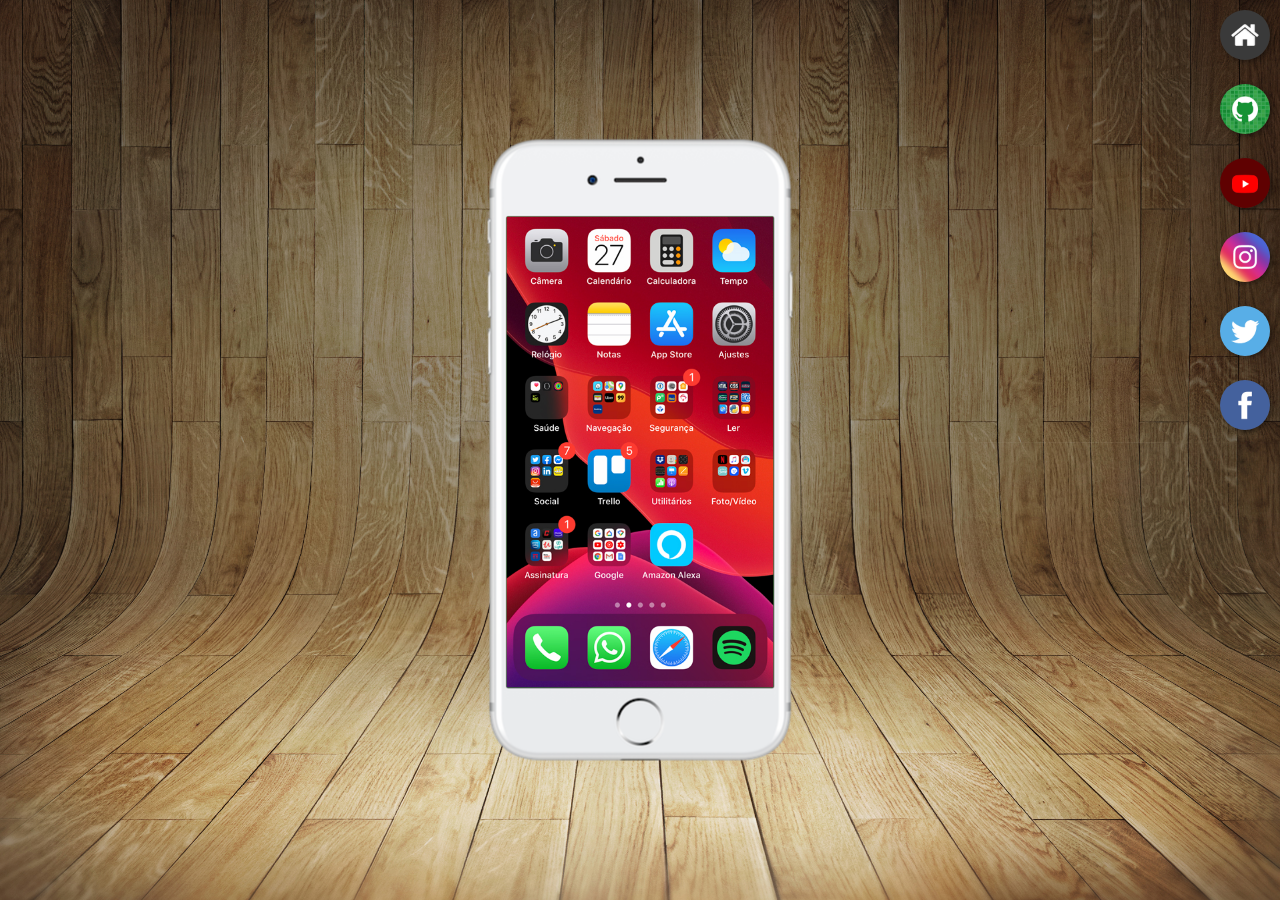
<file: index.html>
<!DOCTYPE html>
<html lang="pt-pt">
<head>
    <meta charset="UTF-8">
    <meta name="viewport" content="width=device-width, initial-scale=1.0">
    <title>Projecto Redes Sociais</title>
    <link rel="stylesheet" href="estilos/style.css">
    <link rel="shortcut icon" href="favicon.ico" type="image/x-icon">
</head>
<body>
    </menu>
    <Main>
        <section id="phone">
            <iframe src="home.html" frameborder="0" name="tela" id="tela">
                Seu navegador não é compatível com isso.
            </iframe>
        </section>
        <section id="redes">
            <a href="home.html" target="tela">
                <img src="imagens/logo-home.jpg" alt="logo-home">
            </a> <br>
            <a href="github.html" target="tela">
                <img src="imagens/logo-github.jpg" alt="tela-github">
            </a><br>
            <a href="youtube.html" target="tela"><img src="imagens/logo-youtube.jpg" alt="logo-youtube">
            </a><br>
            <a href="instagram.html" target="tela">
                <img src="imagens/logo-instagram.jpg" alt="logo-instagram">
            </a><br>
            <a href="x.html" target="tela">
                <img src="imagens/logo-twitter.jpg" alt="logo-twitter">
            </a><br>
            <a href="facebook.html" target="tela">
                <img src="imagens/logo-facebook.jpg" alt="tela-facebook">
            </a><br>
        </section>
    </Main>
    
</body>
</html>
</file>
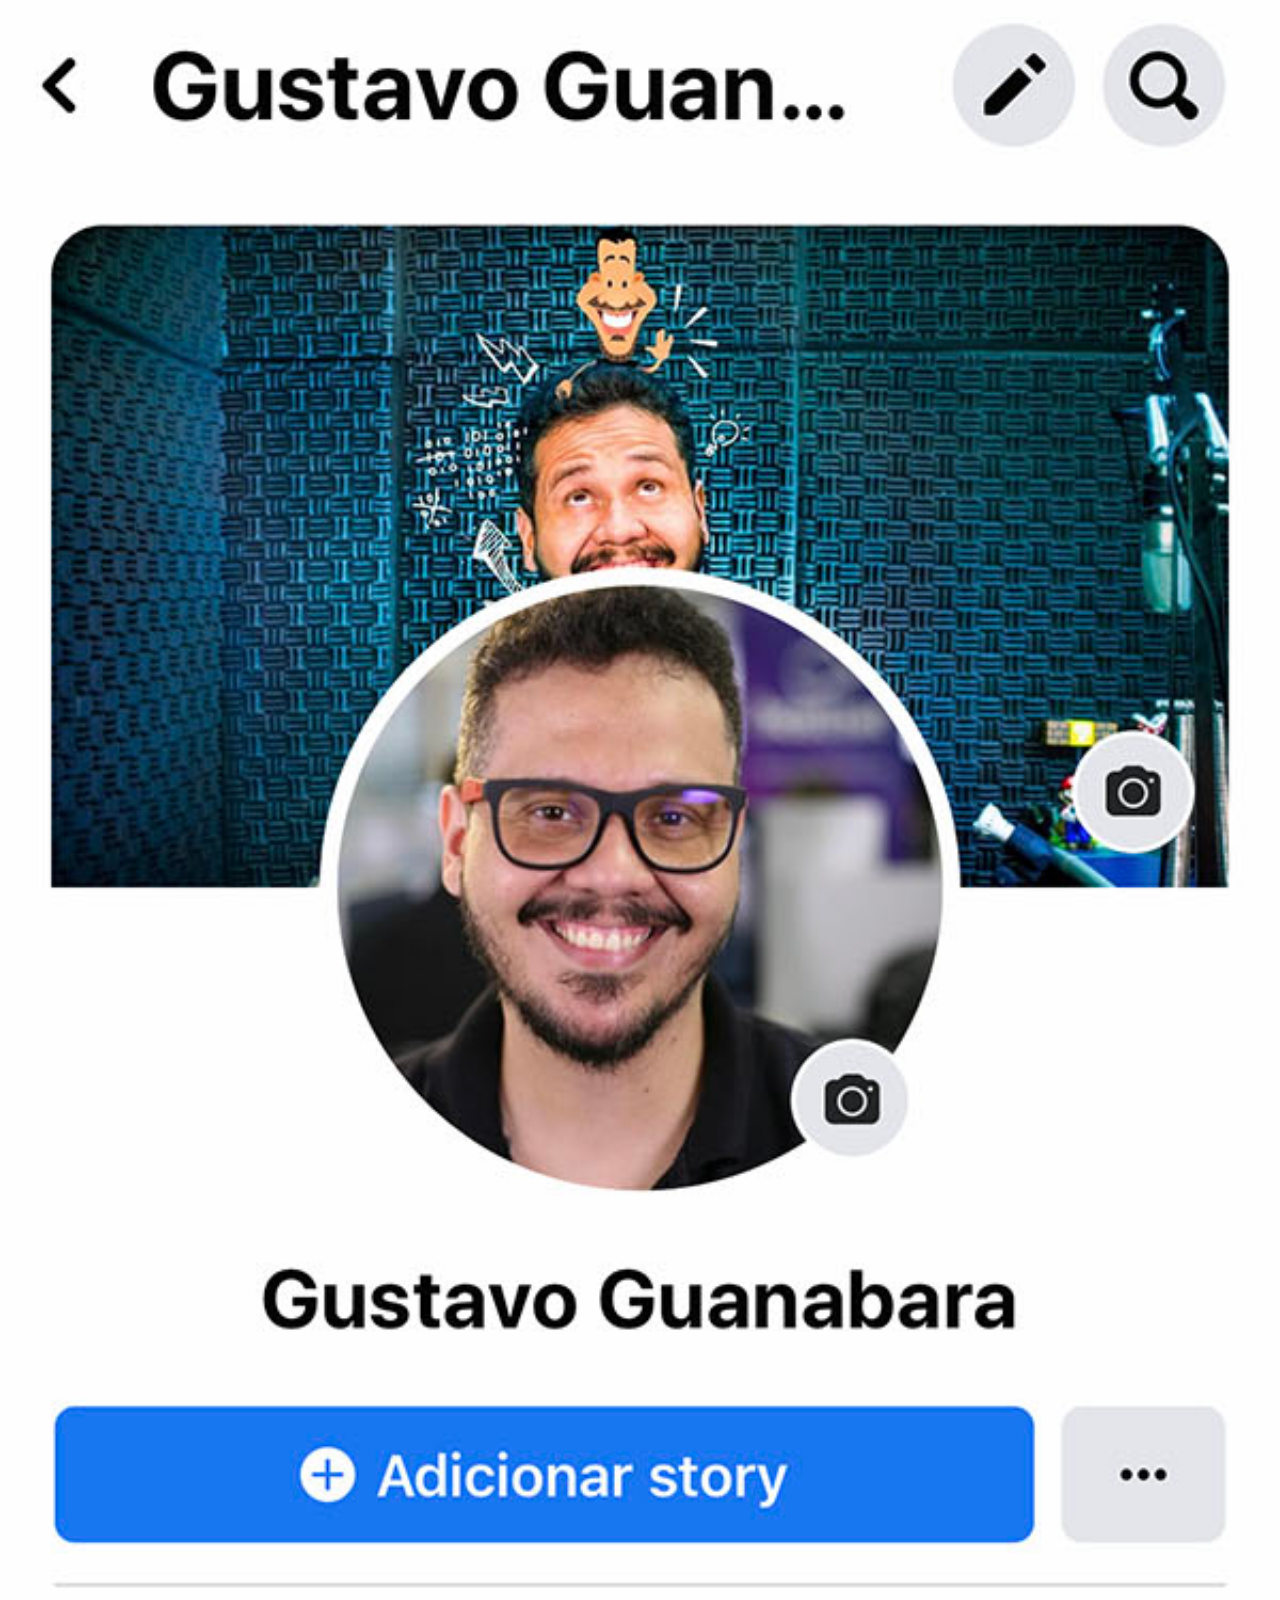
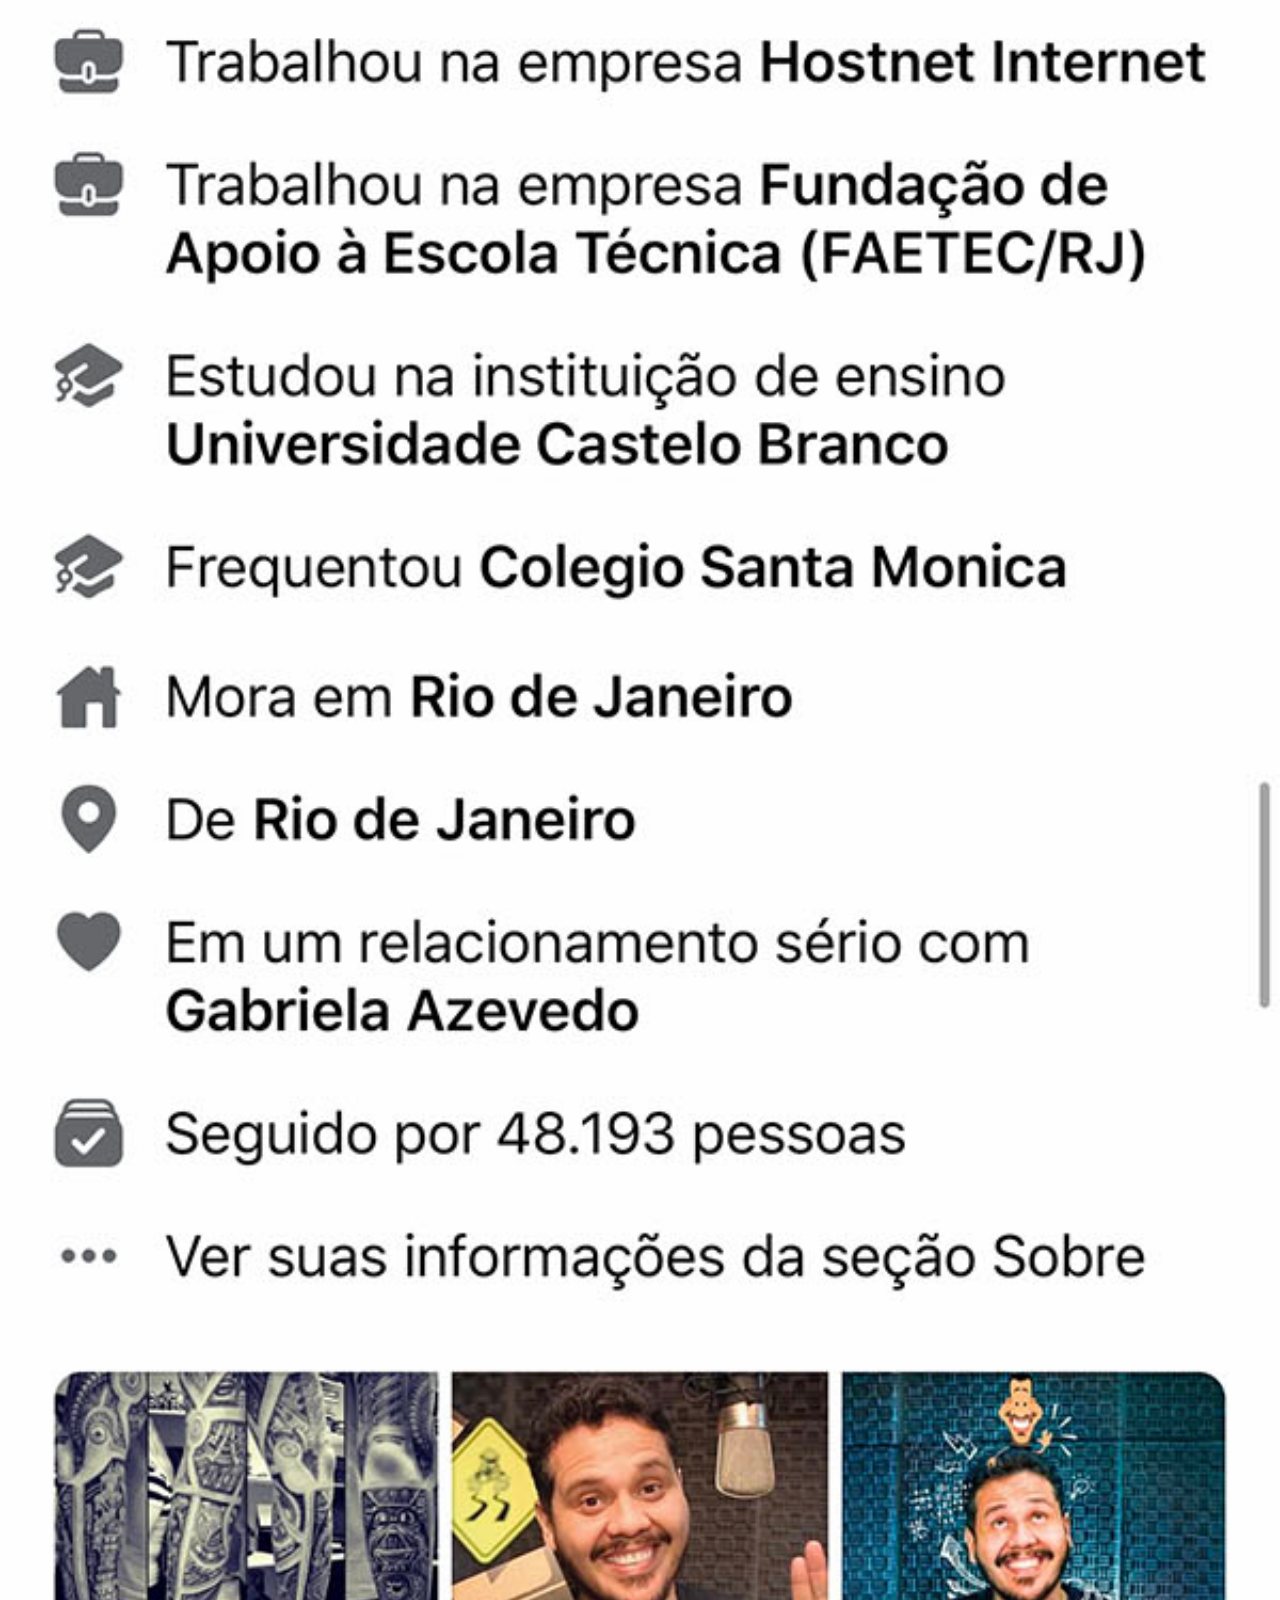
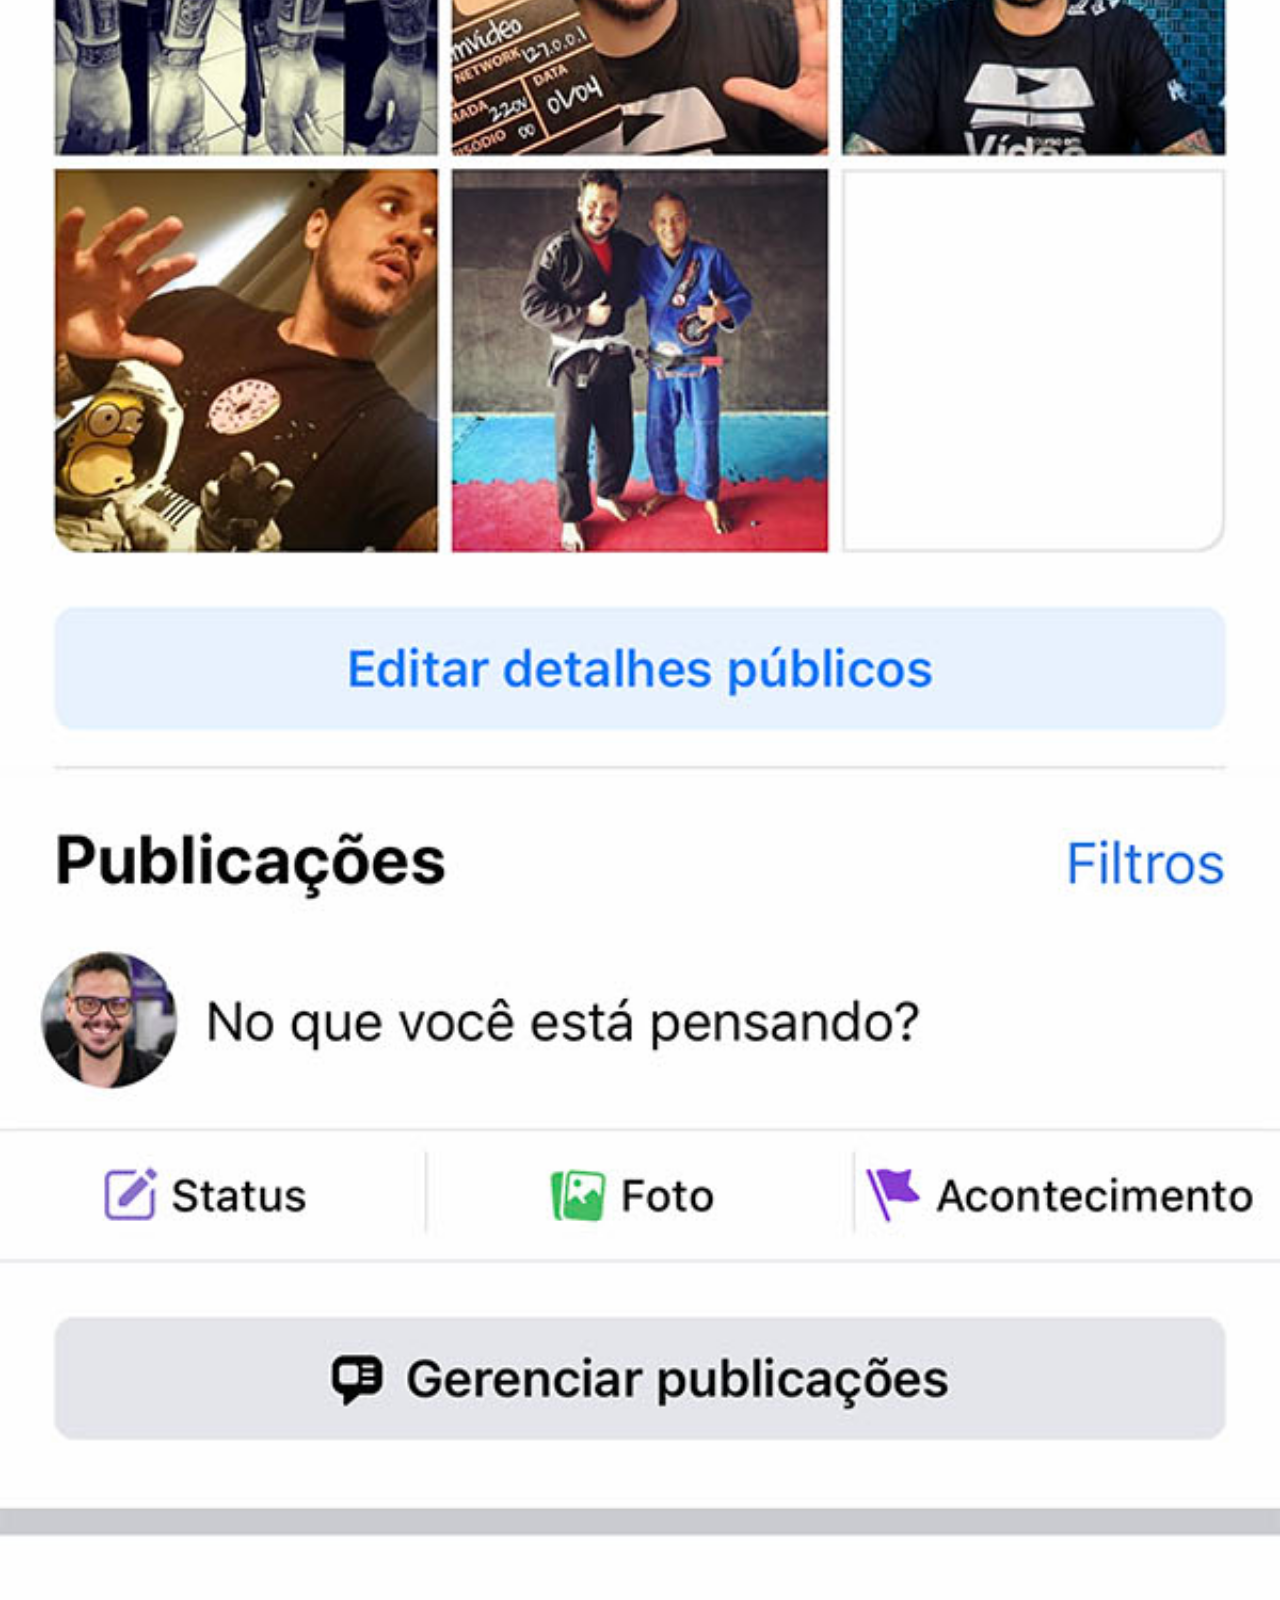
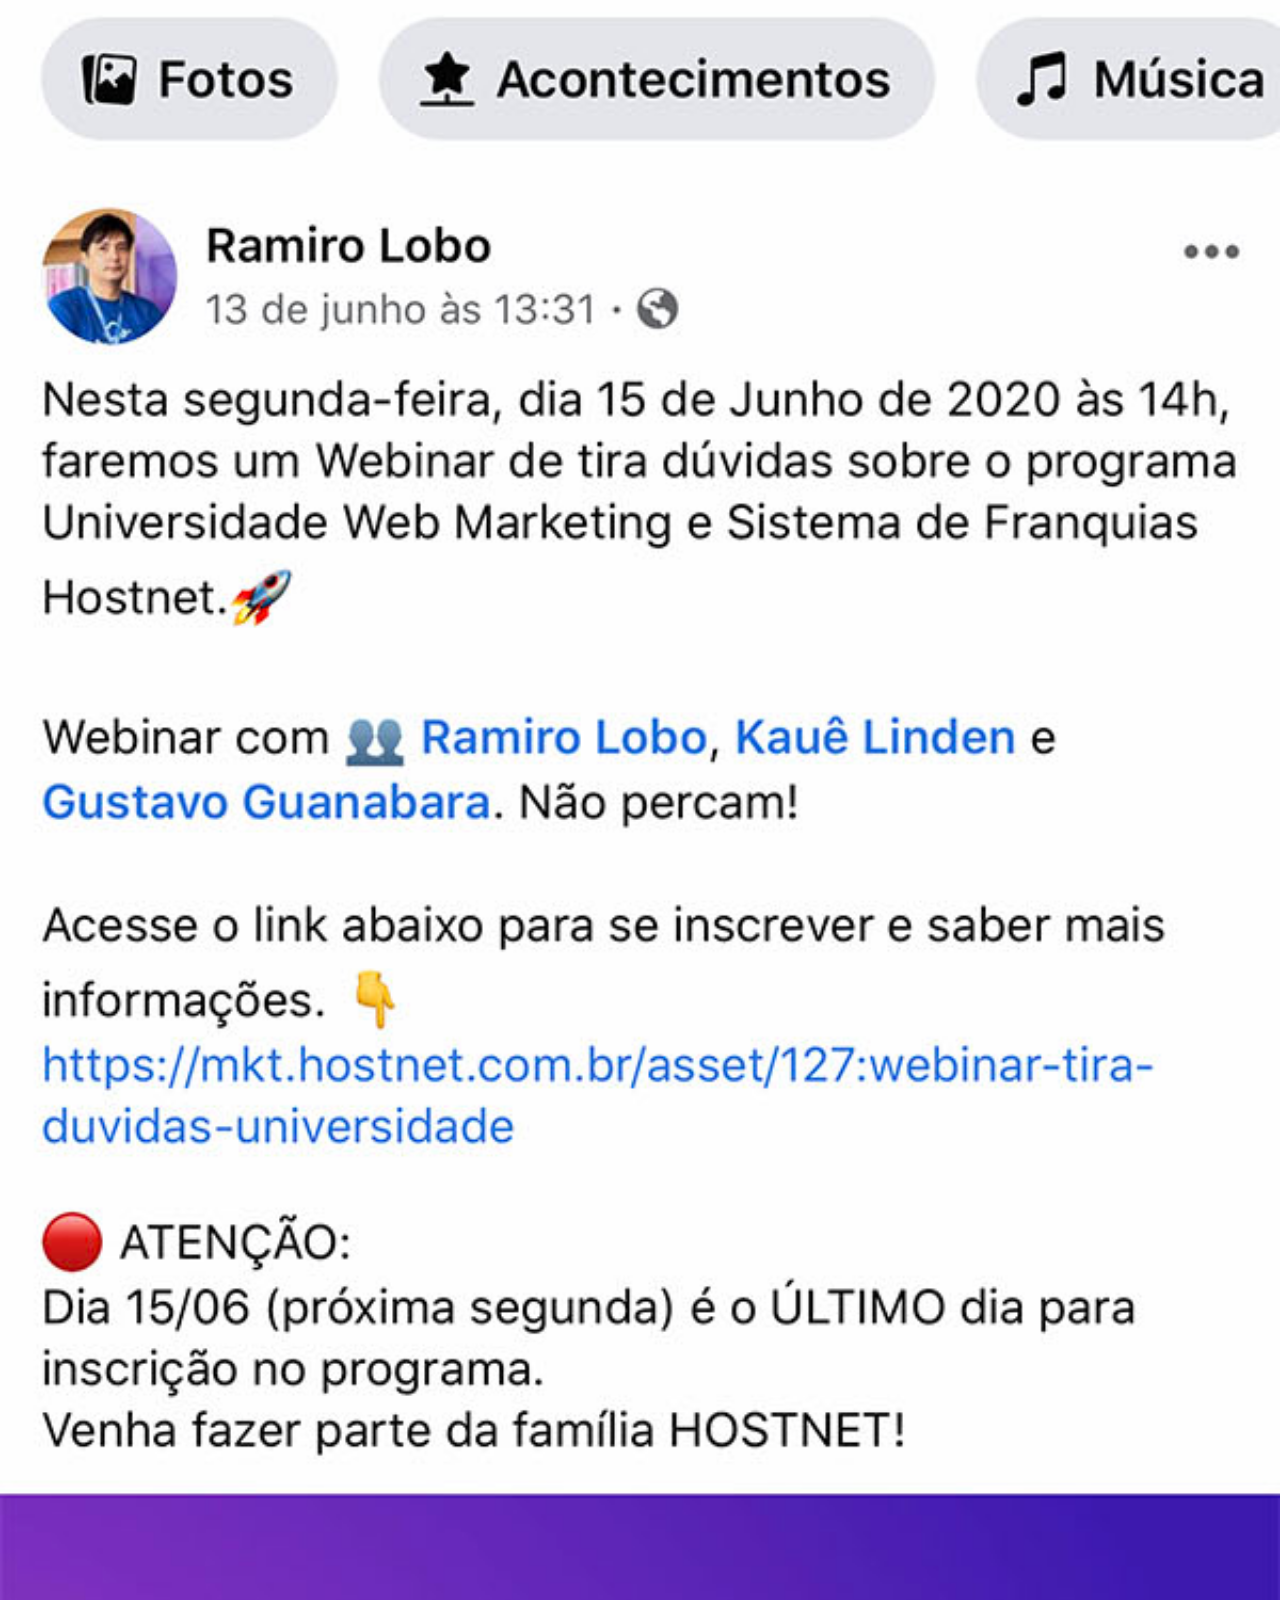
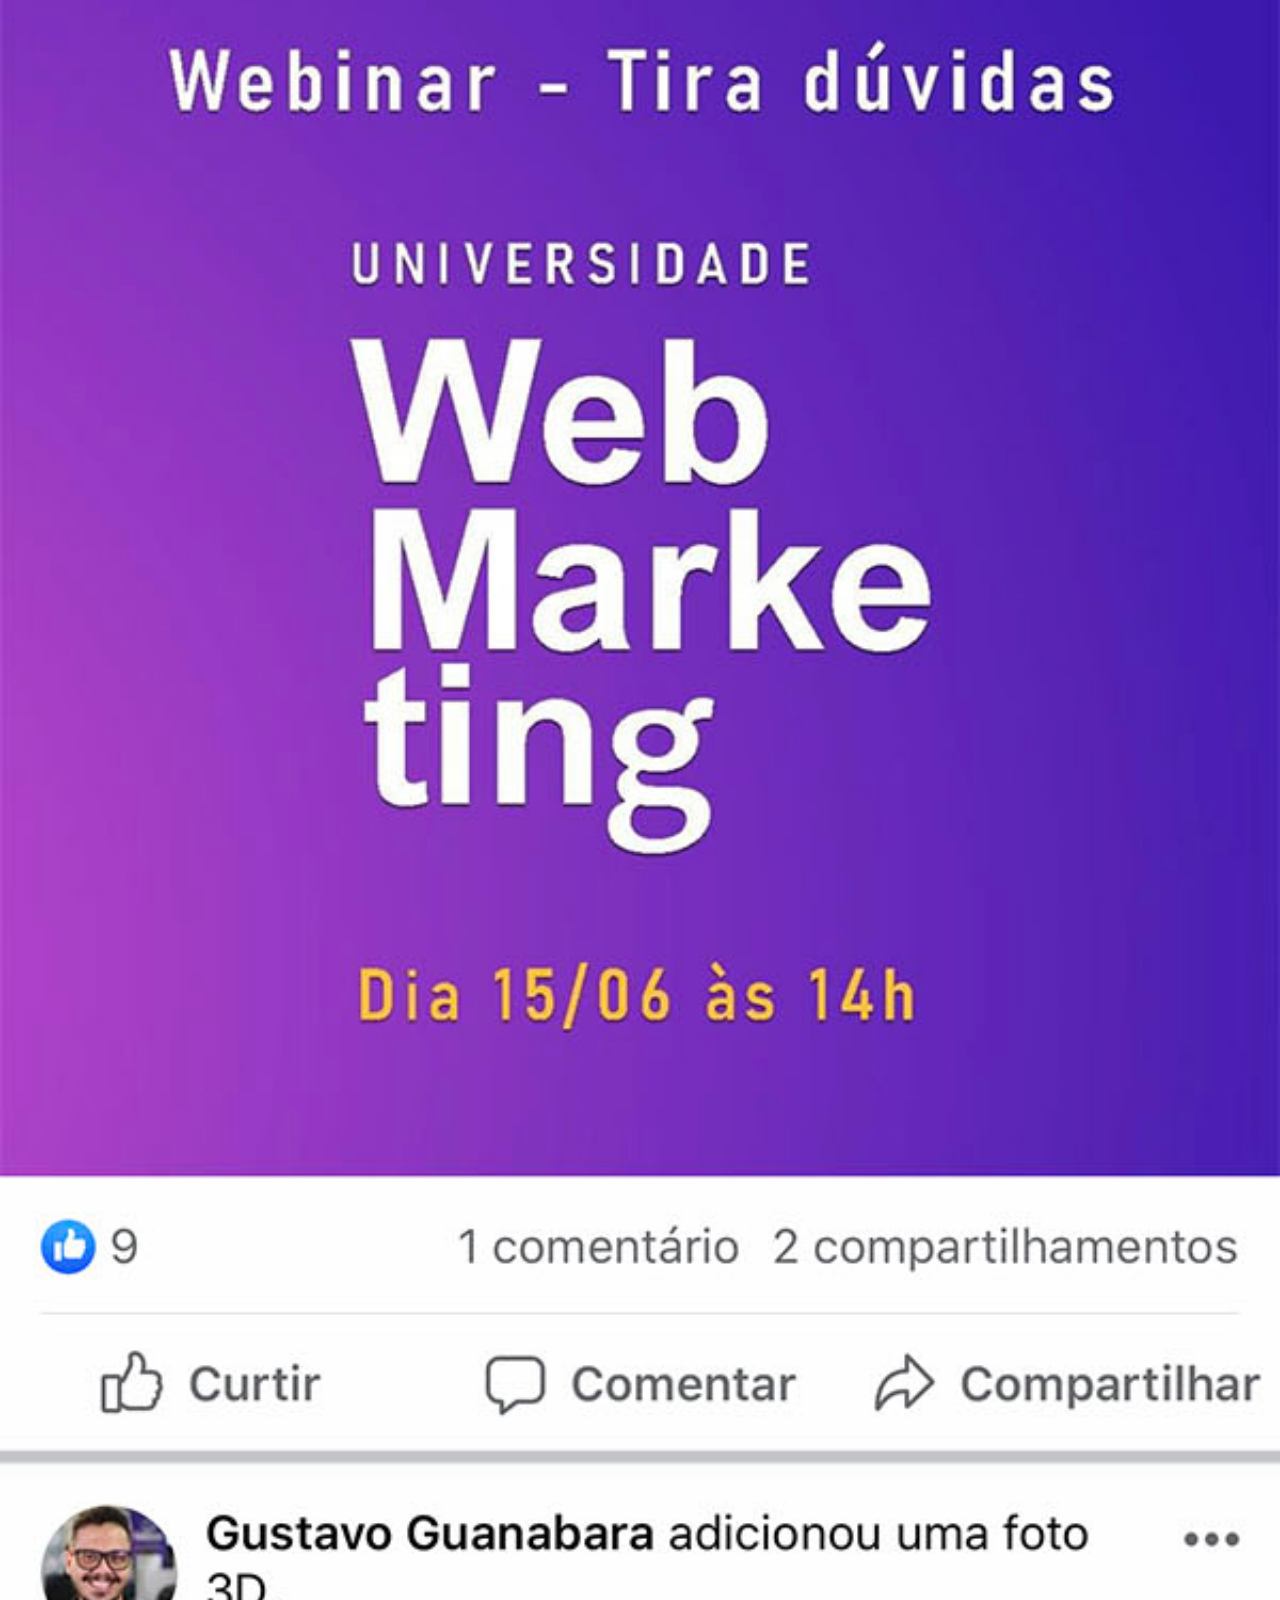
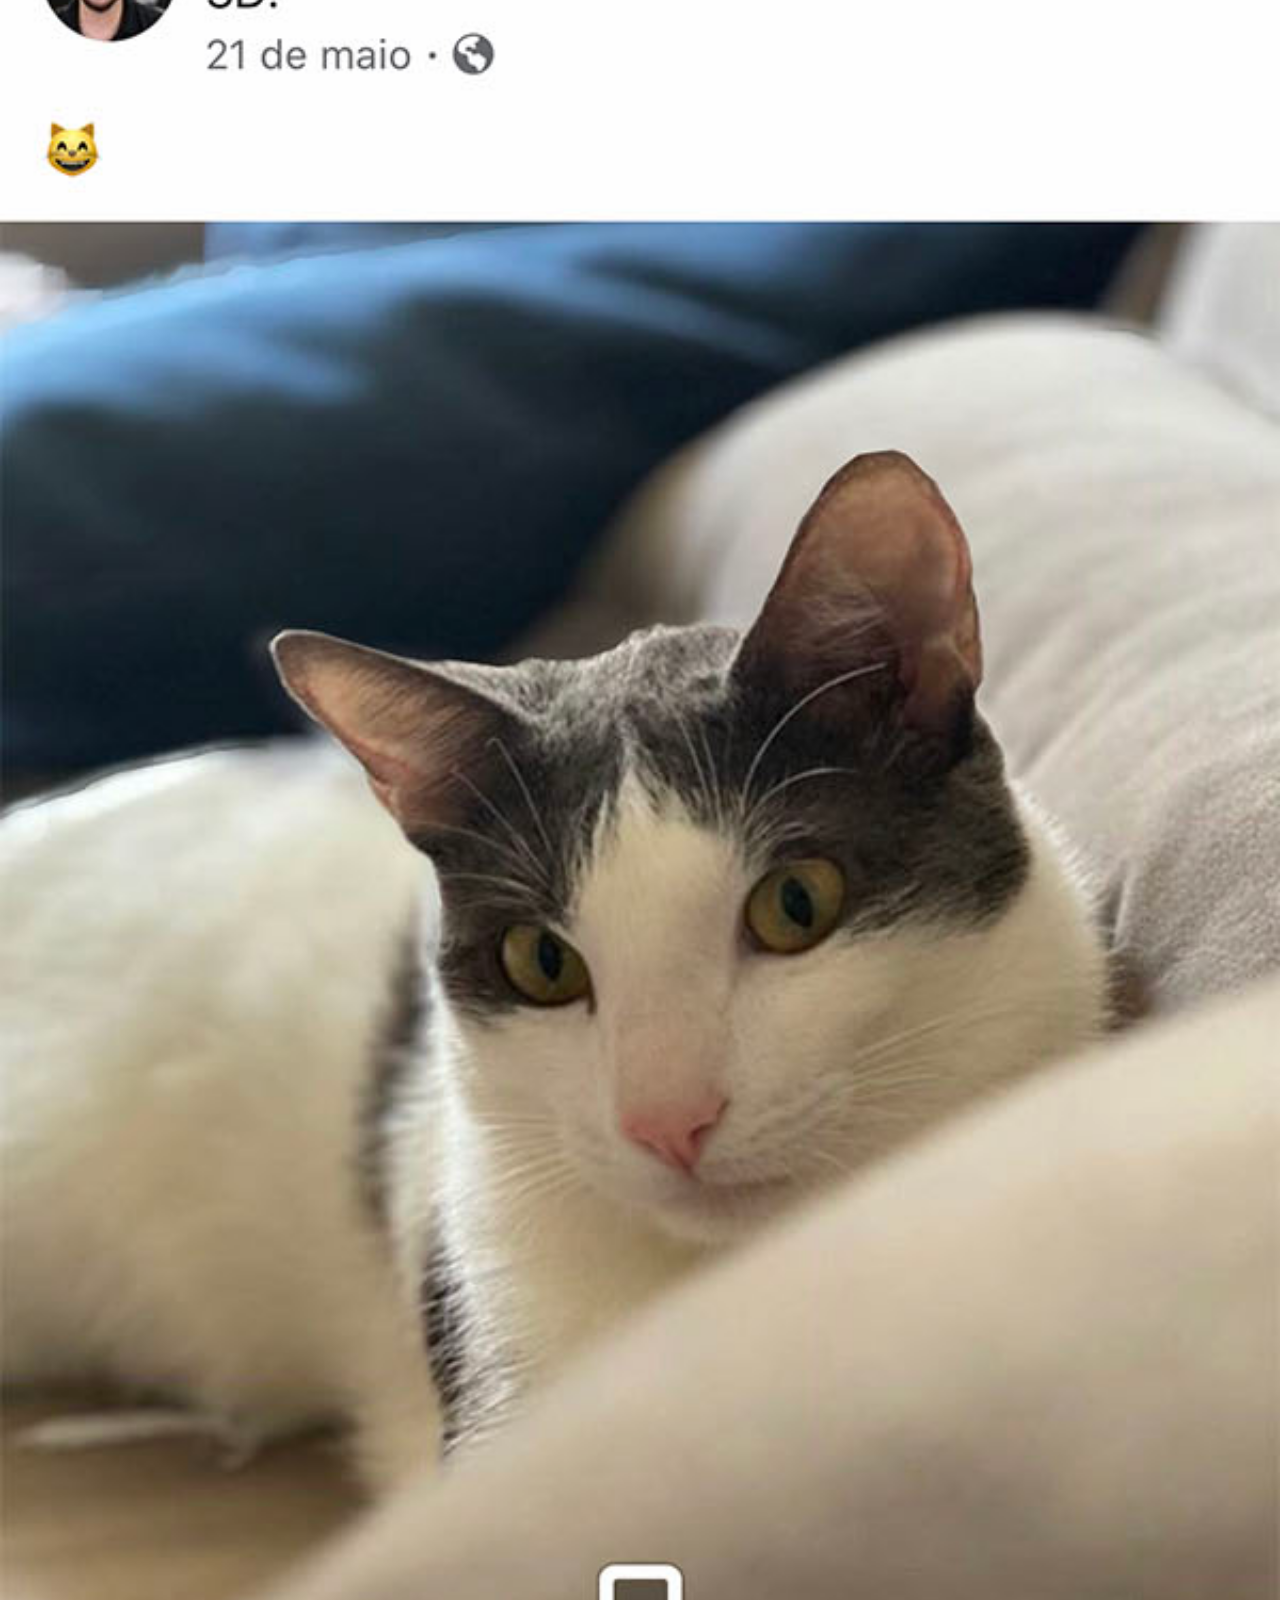
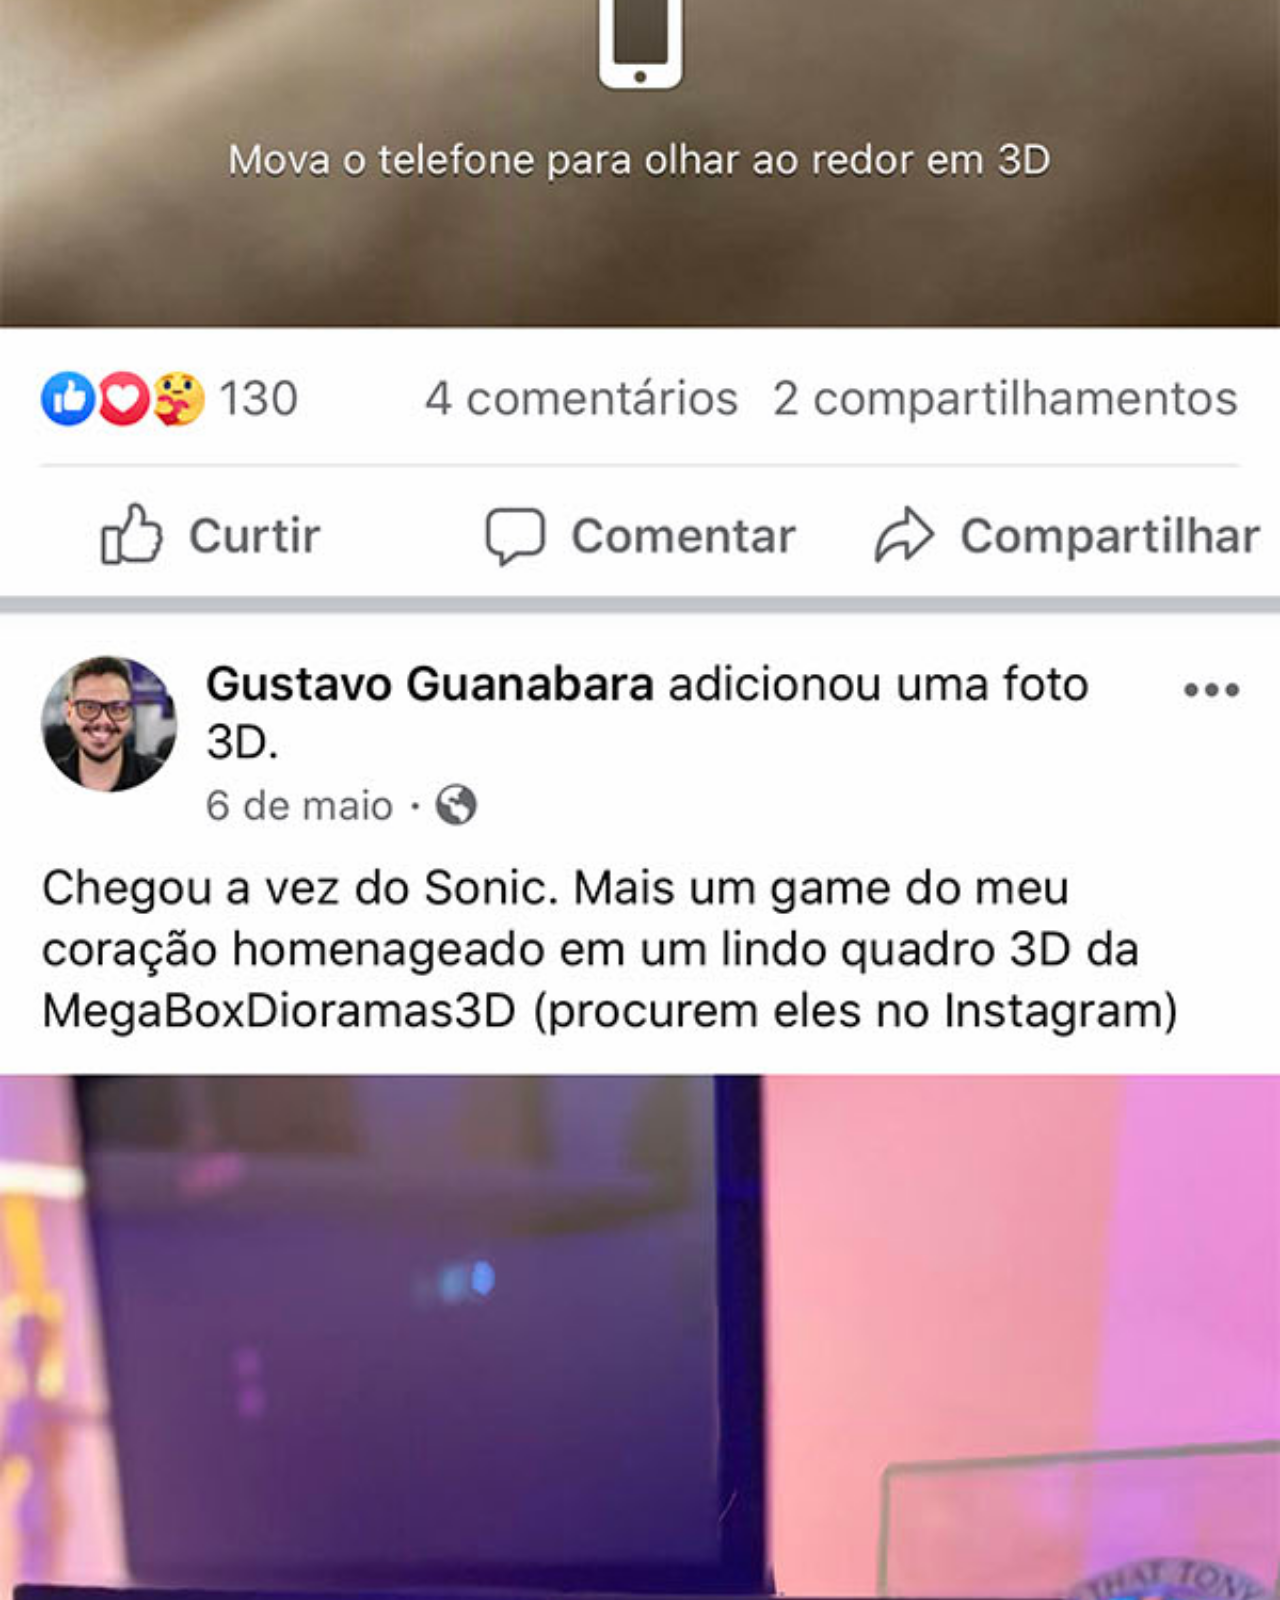
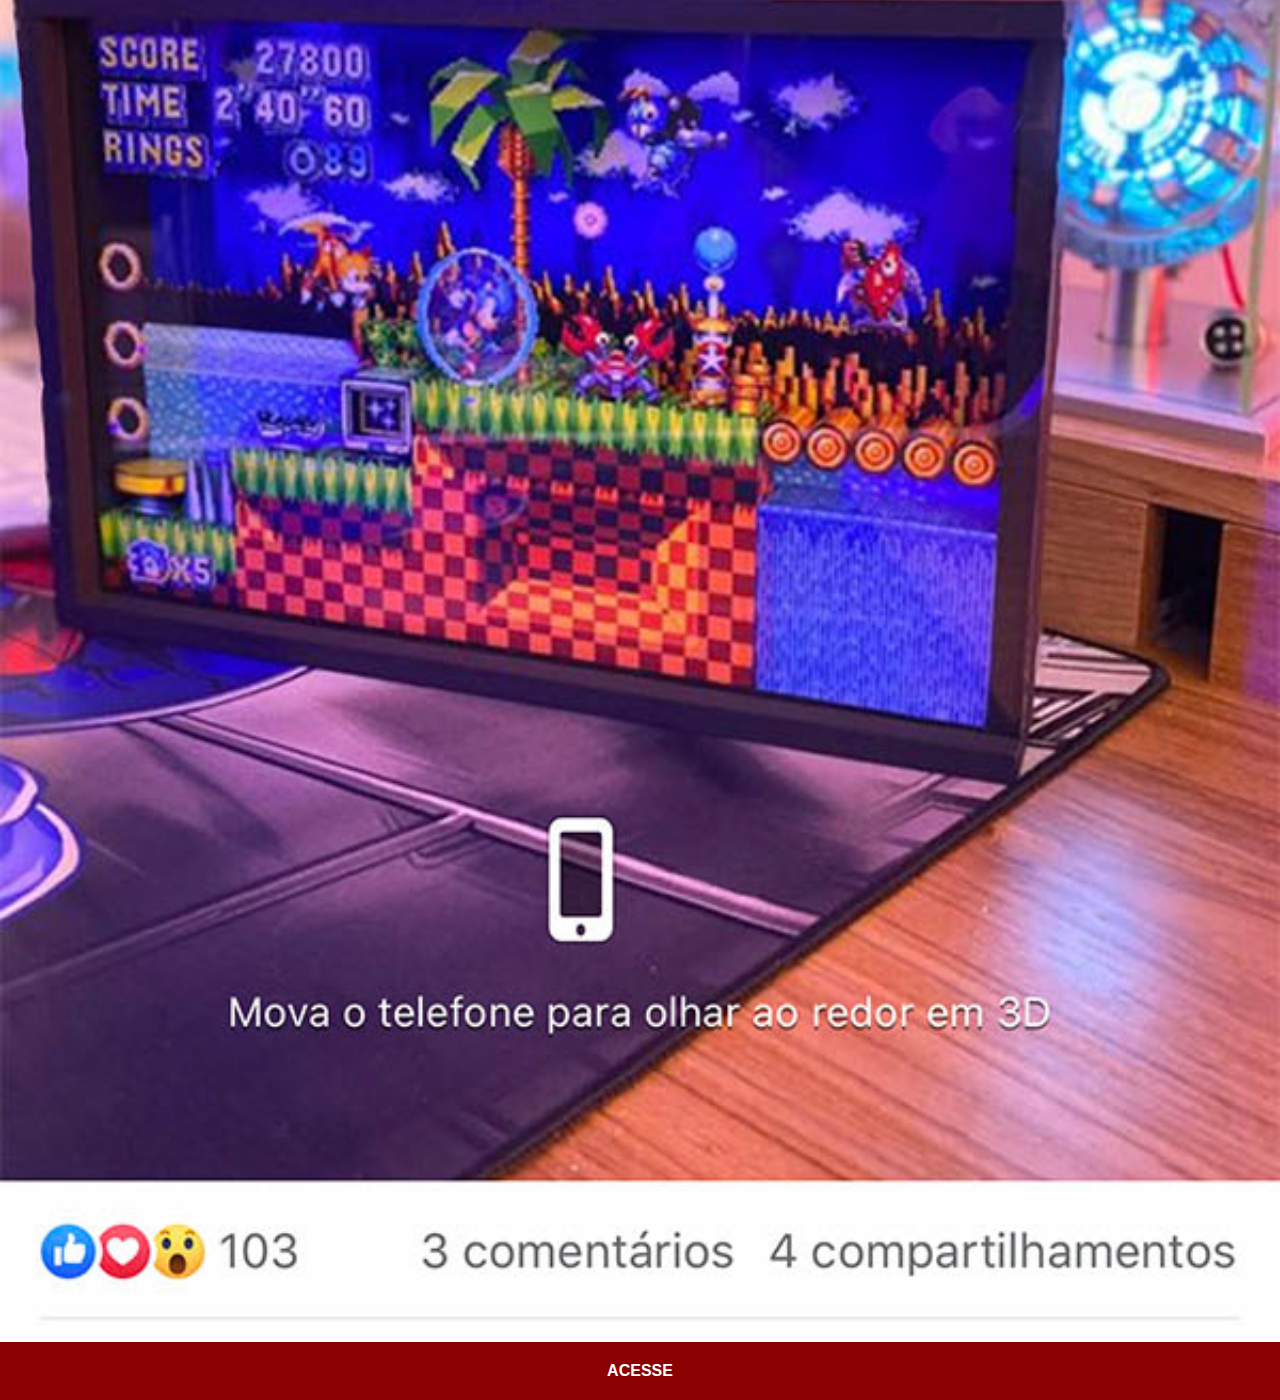
<file: facebook.html>
<!DOCTYPE html>
<html lang="pt-pt">
<head>
    <meta charset="UTF-8">
    <meta name="viewport" content="width=device-width, initial-scale=1.0">
    <title>Facebook</title>
    <link rel="stylesheet" href="estilos/redes.css">
</head>
<body>
    <img src="imagens/tela-facebook.jpg" alt="Facebook">
    <a href="https://www.facebook.com/cursoemvideo" target="_blank">ACESSE</a>
    
</body>
</html>
</file>
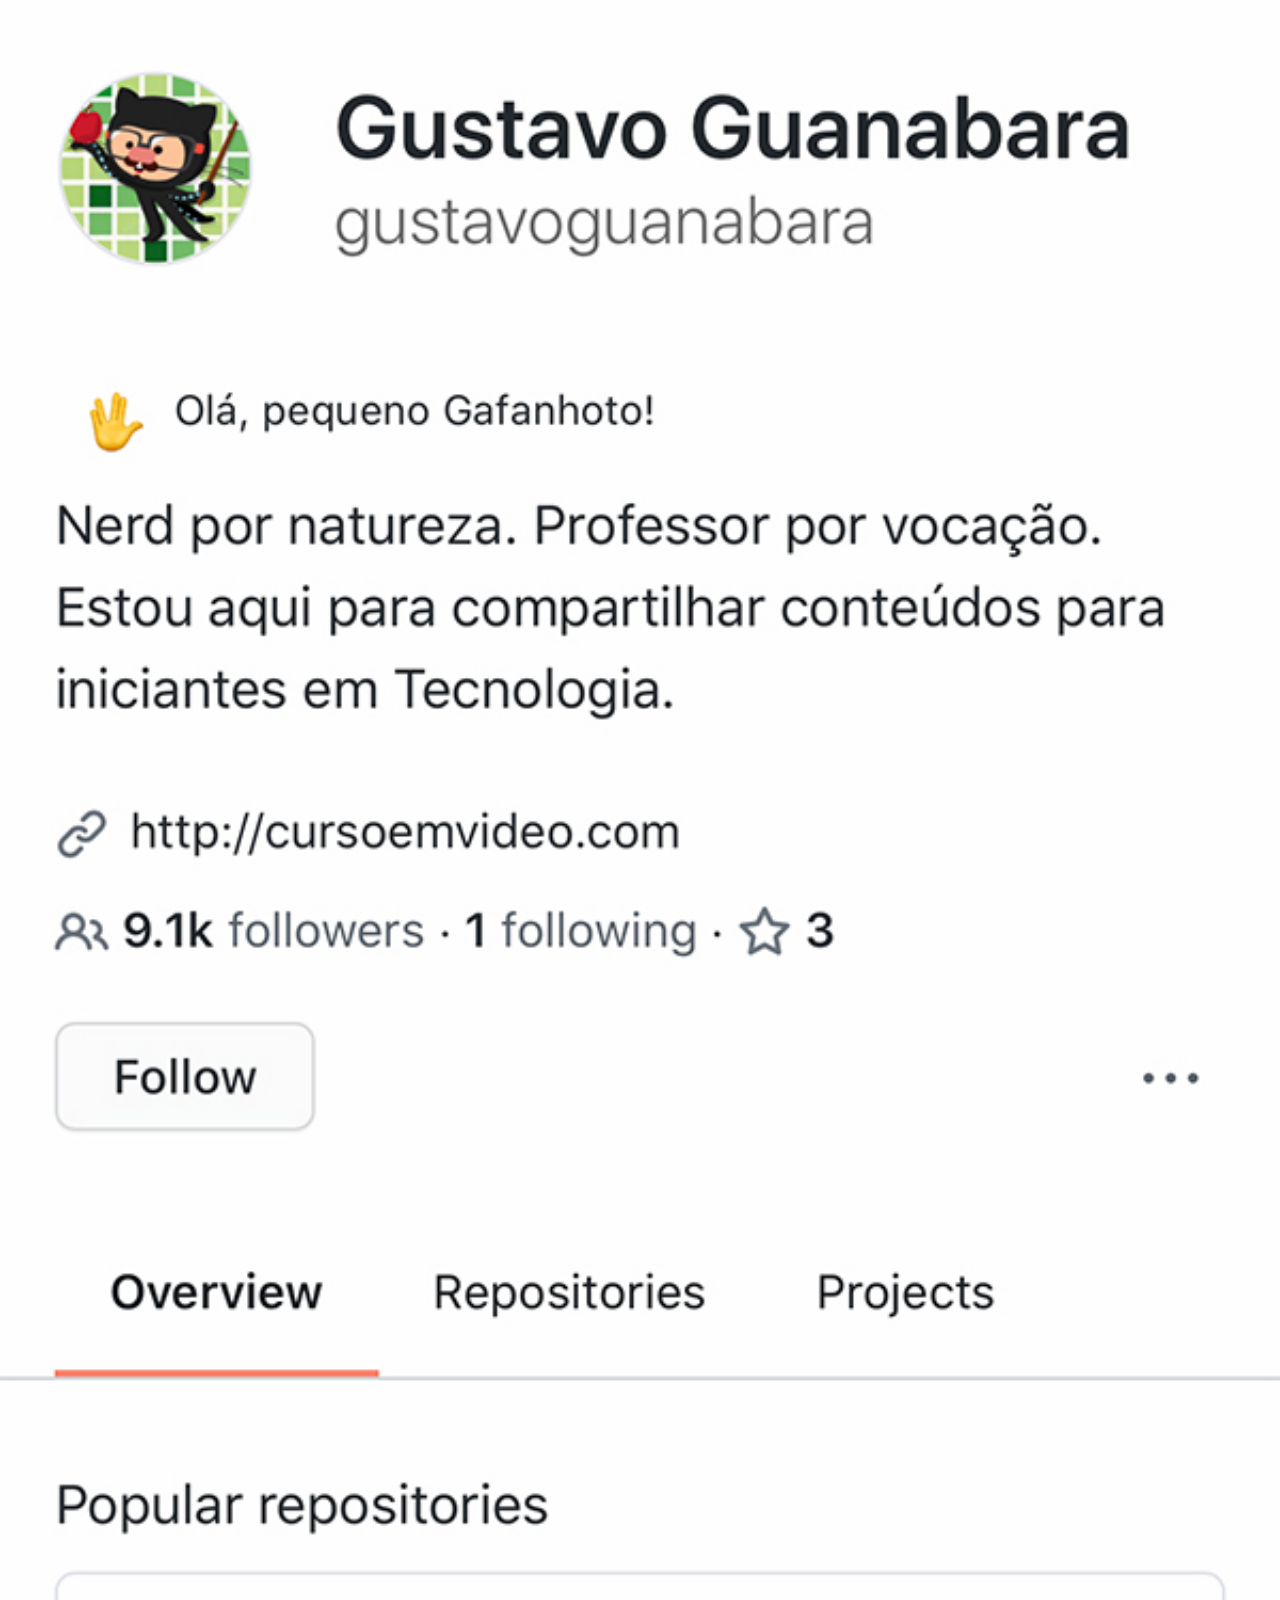
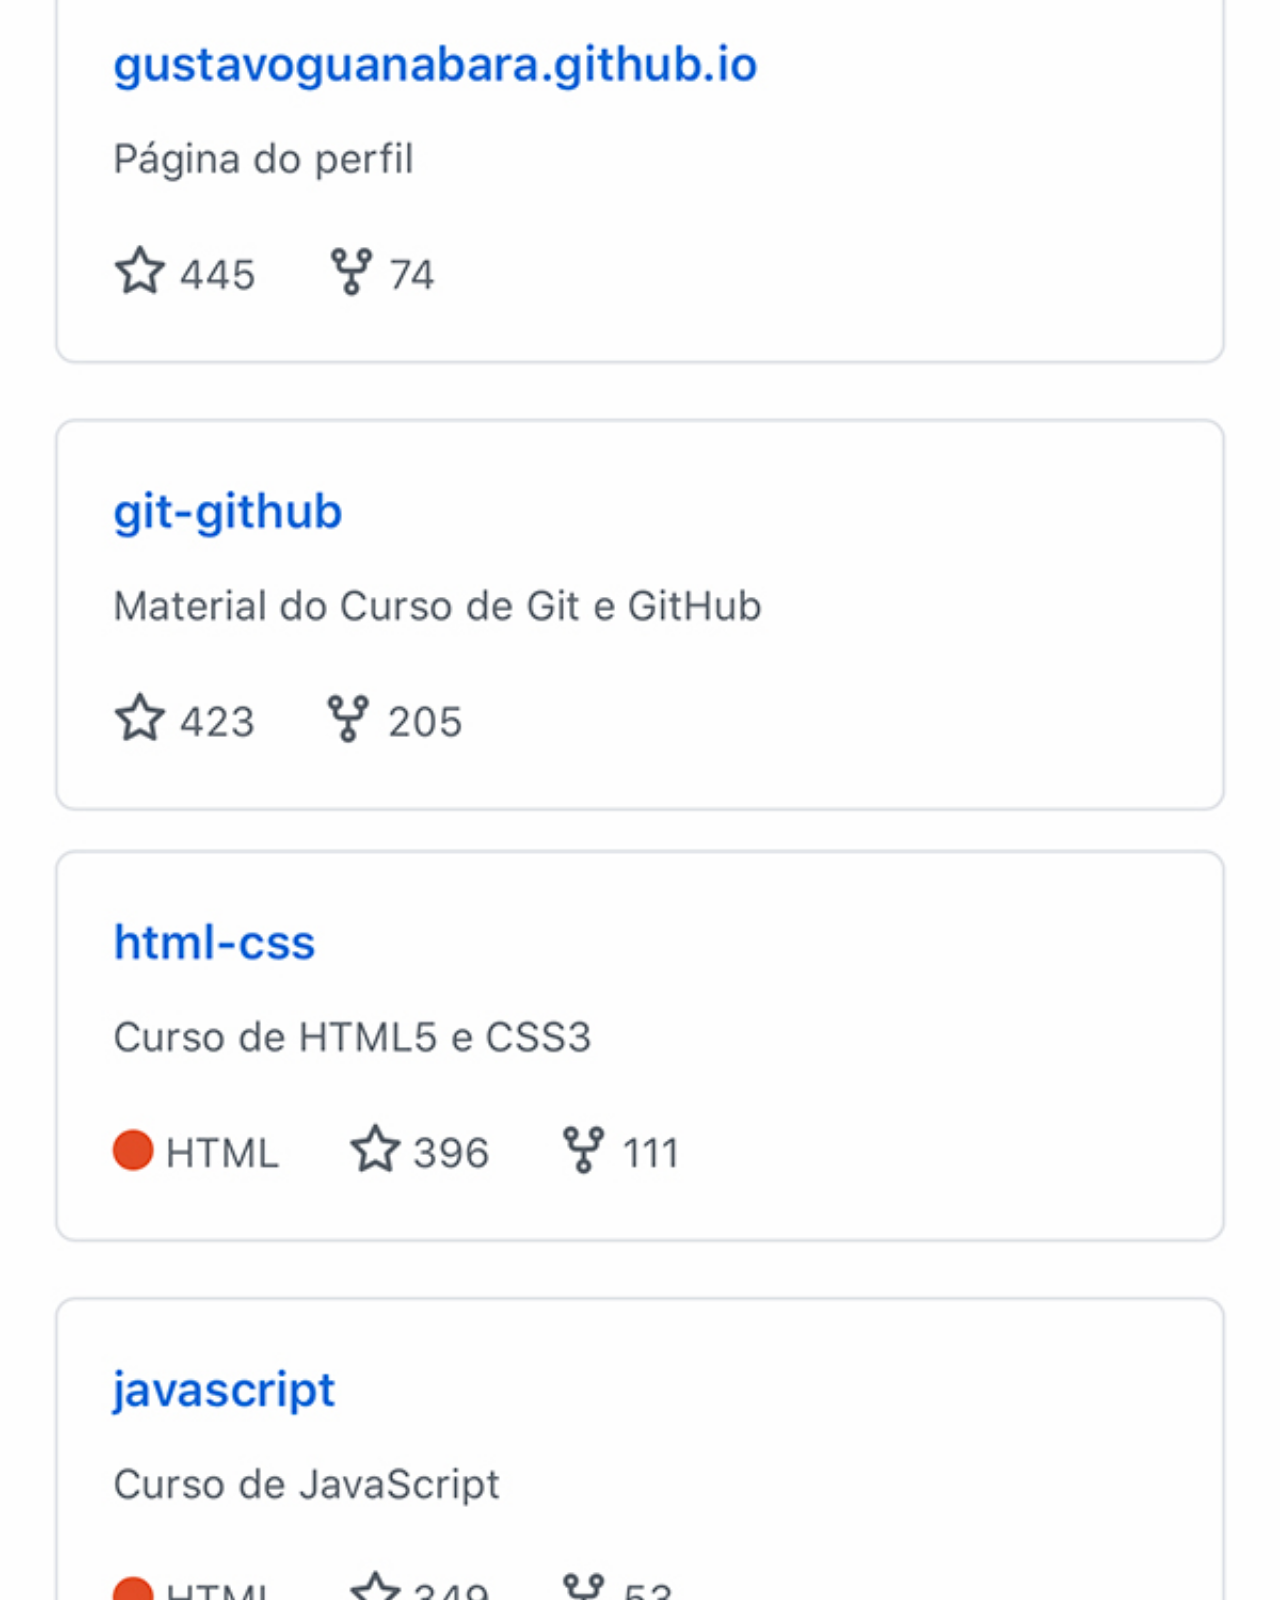
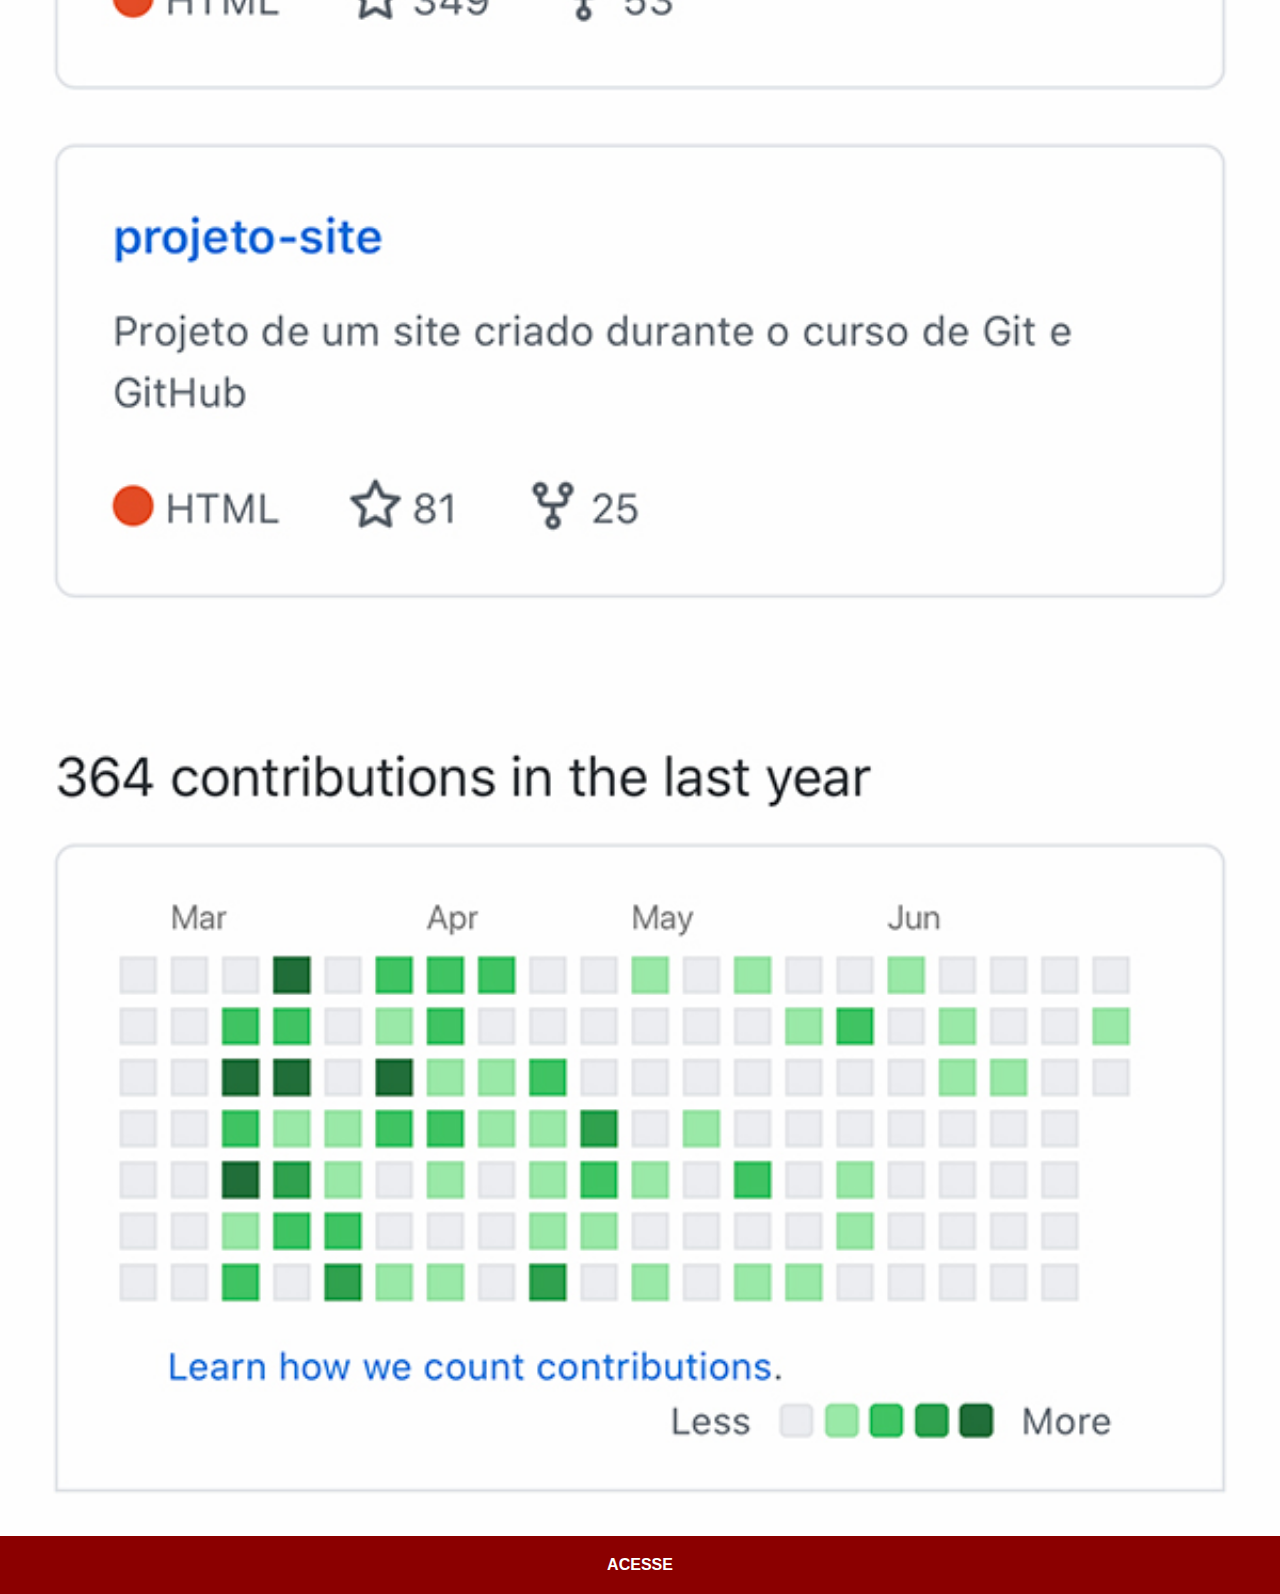
<file: github.html>
<!DOCTYPE html>
<html lang="pt-pt">
<head>
    <meta charset="UTF-8">
    <meta name="viewport" content="width=device-width, initial-scale=1.0">
    <title>Github</title>
    <link rel="stylesheet" href="estilos/redes.css">
</head>
<body>
    <img src="imagens/tela-github.jpg" alt="Github">
    <a href="https://www.github.com/cursoemvideo" target="_blank">ACESSE</a>
    
</body>
</html>
</file>
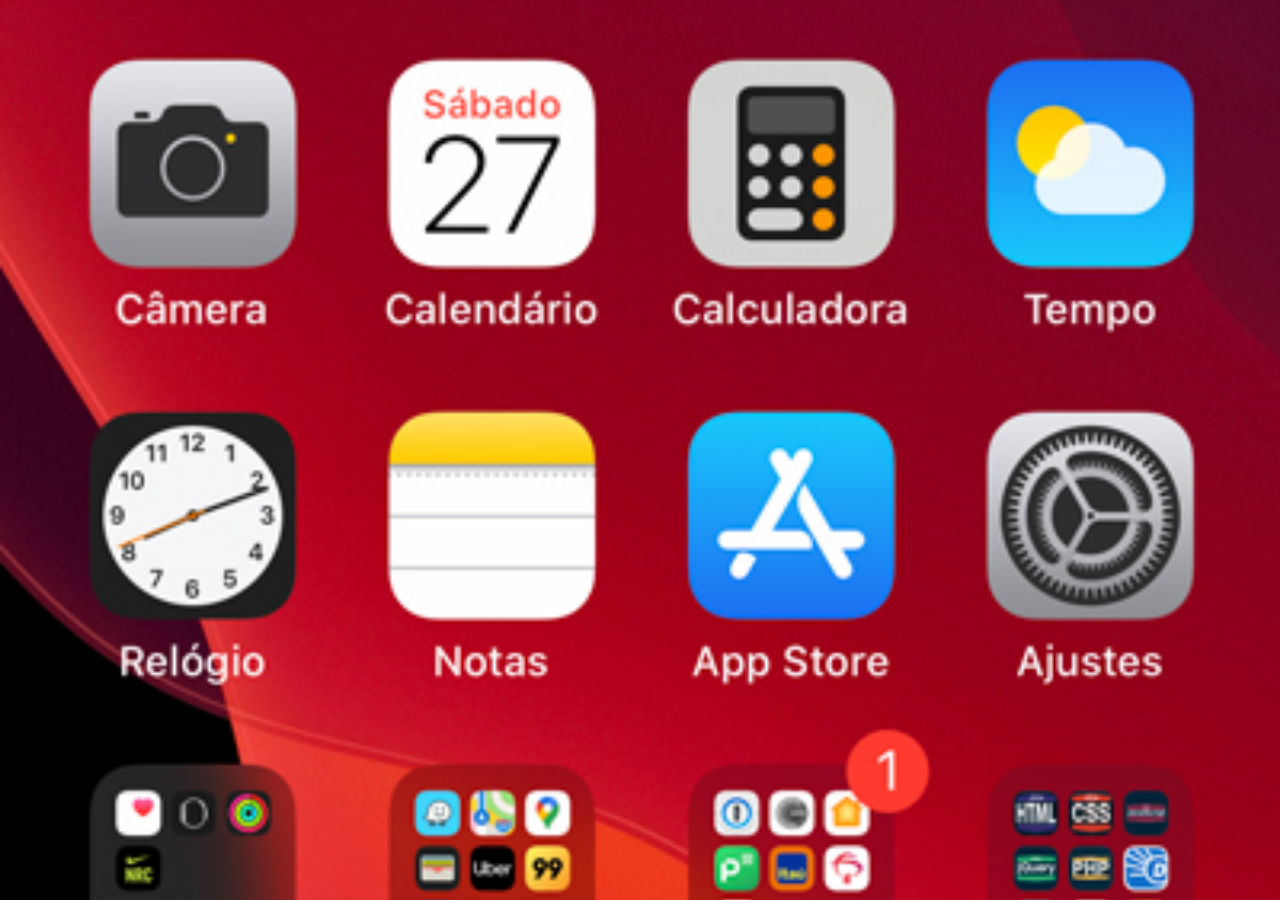
<file: home.html>
<!DOCTYPE html>
<html lang="en">
<head>
    <meta charset="UTF-8">
    <meta name="viewport" content="width=device-width, initial-scale=1.0">
    <title>Home</title>
    <style>
        * {
            margin: 0px;
            padding: 0px;
        }

        body {
            width: 100vw;
            height: 100vh;
            background: limegreen url('imagens/tela-home.jpg') no-repeat top center;
            background-size: cover;
        }
    </style>
</head>
<body>
    
</body>
</html>
</file>
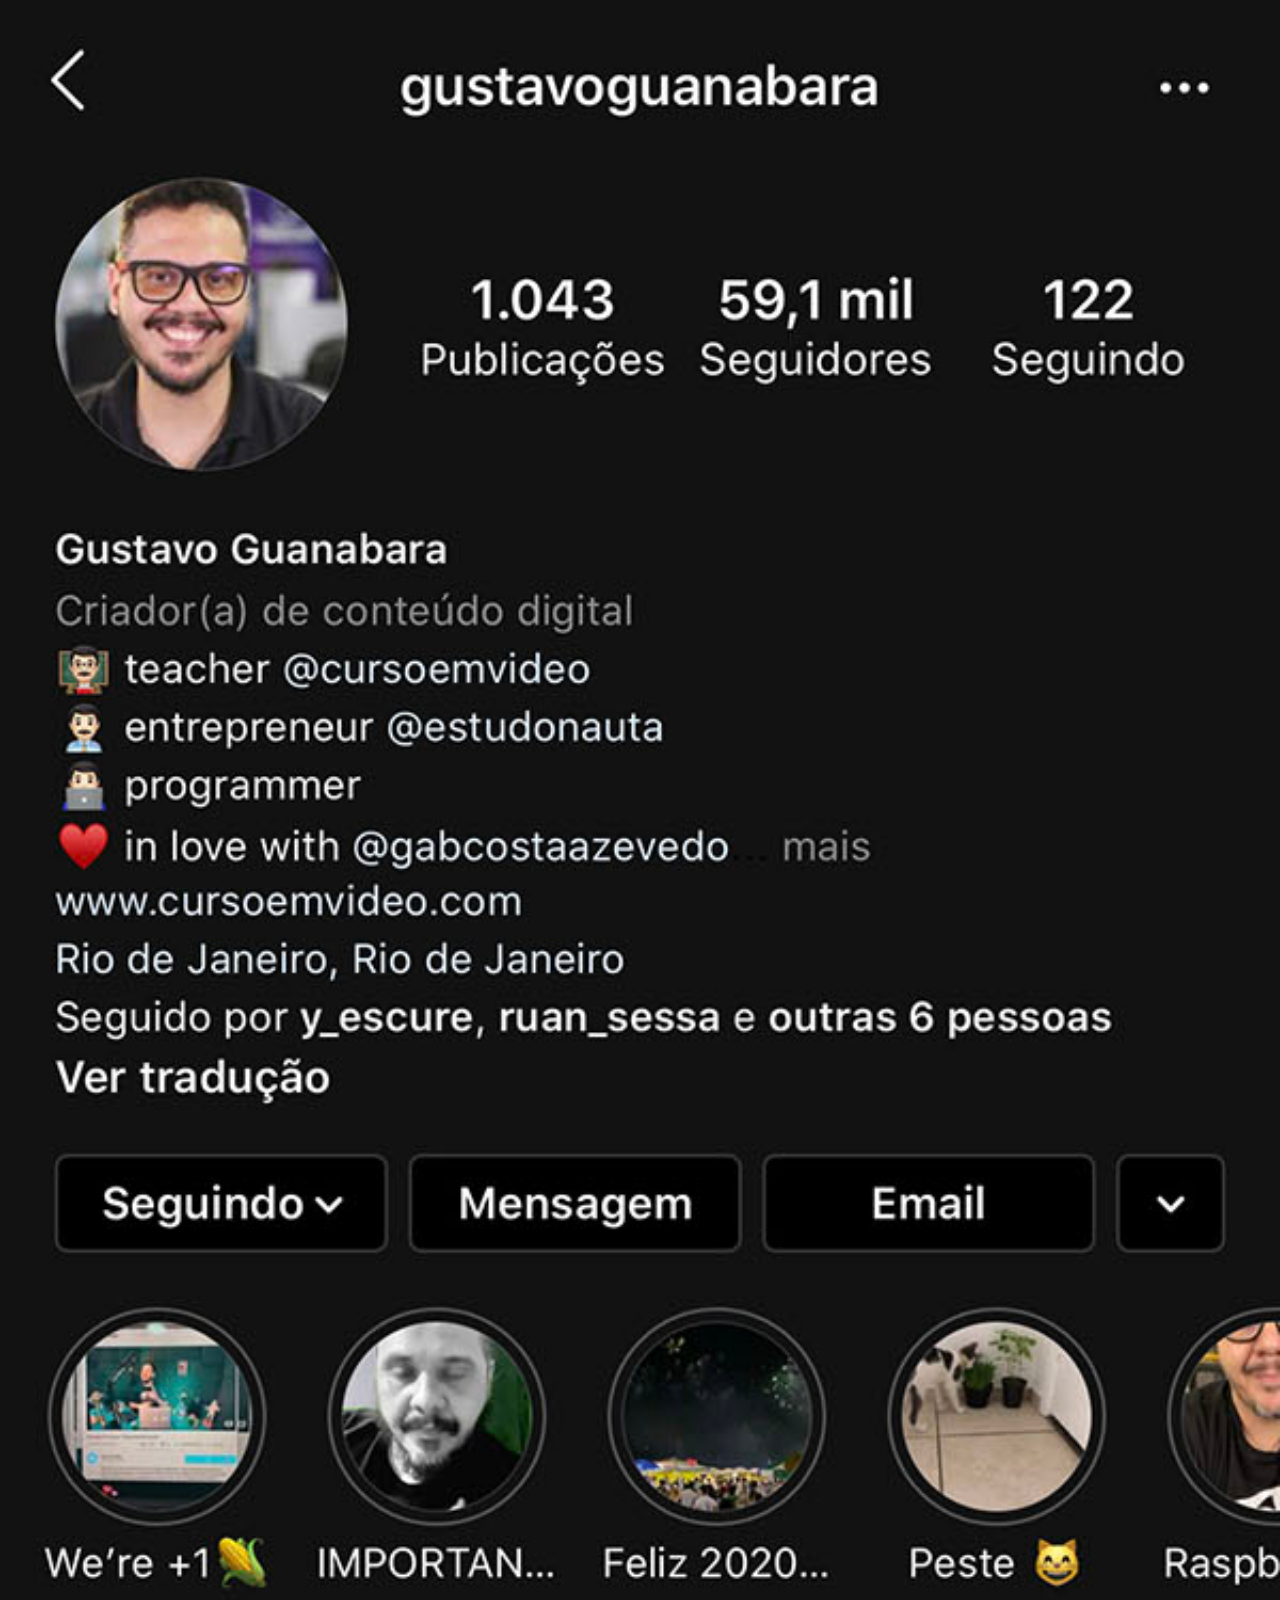
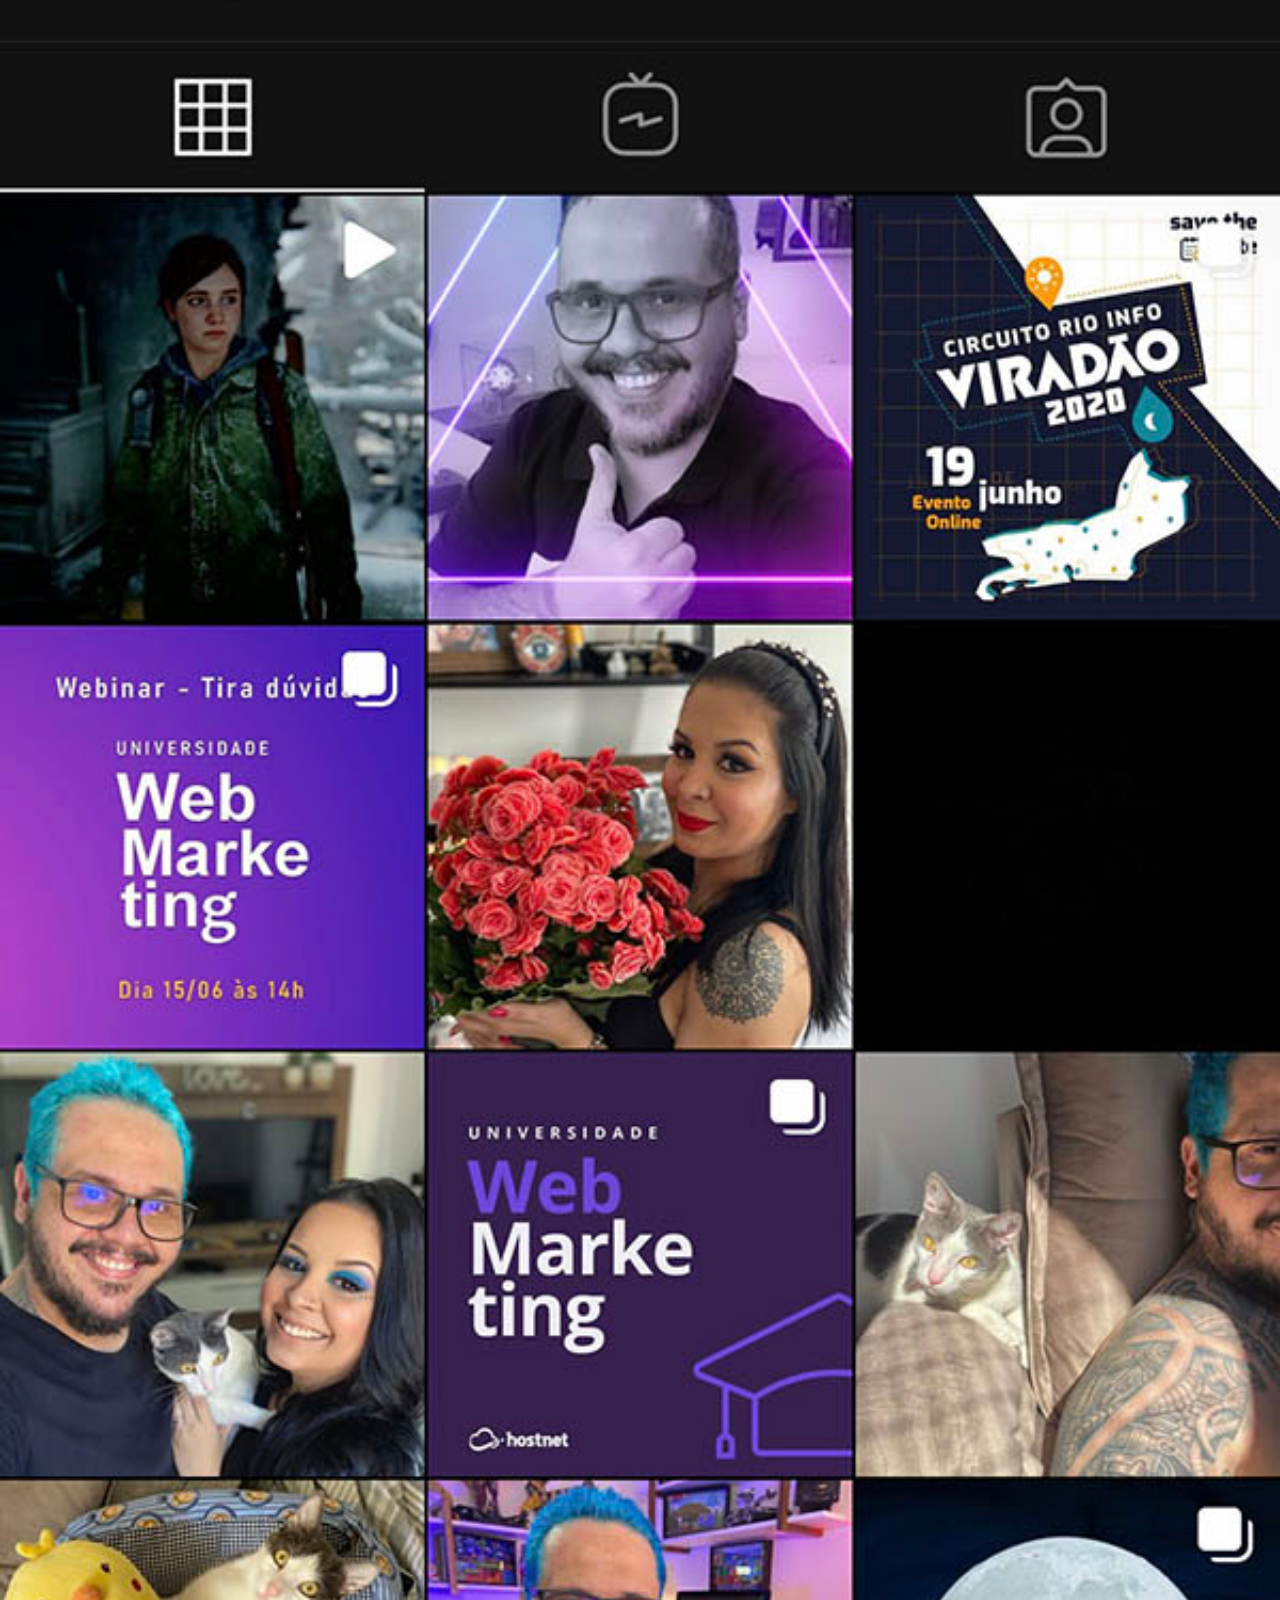
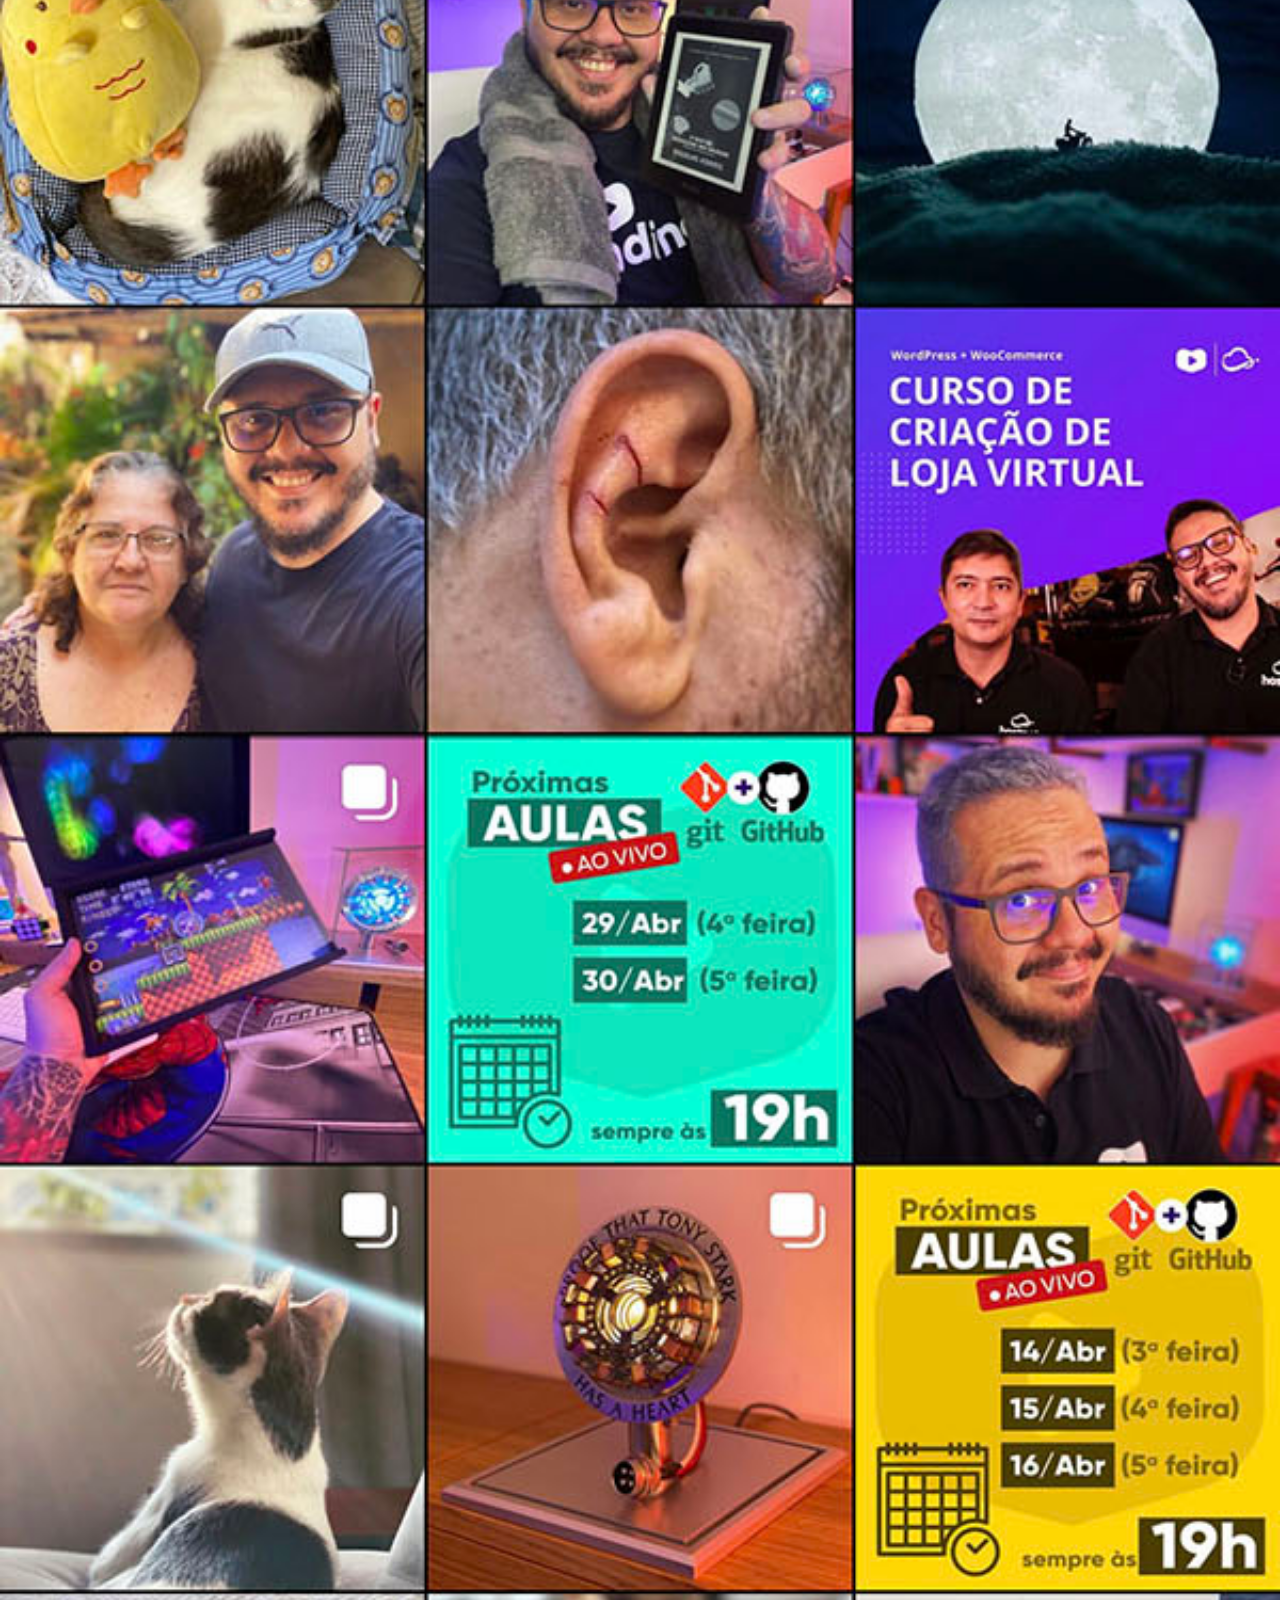
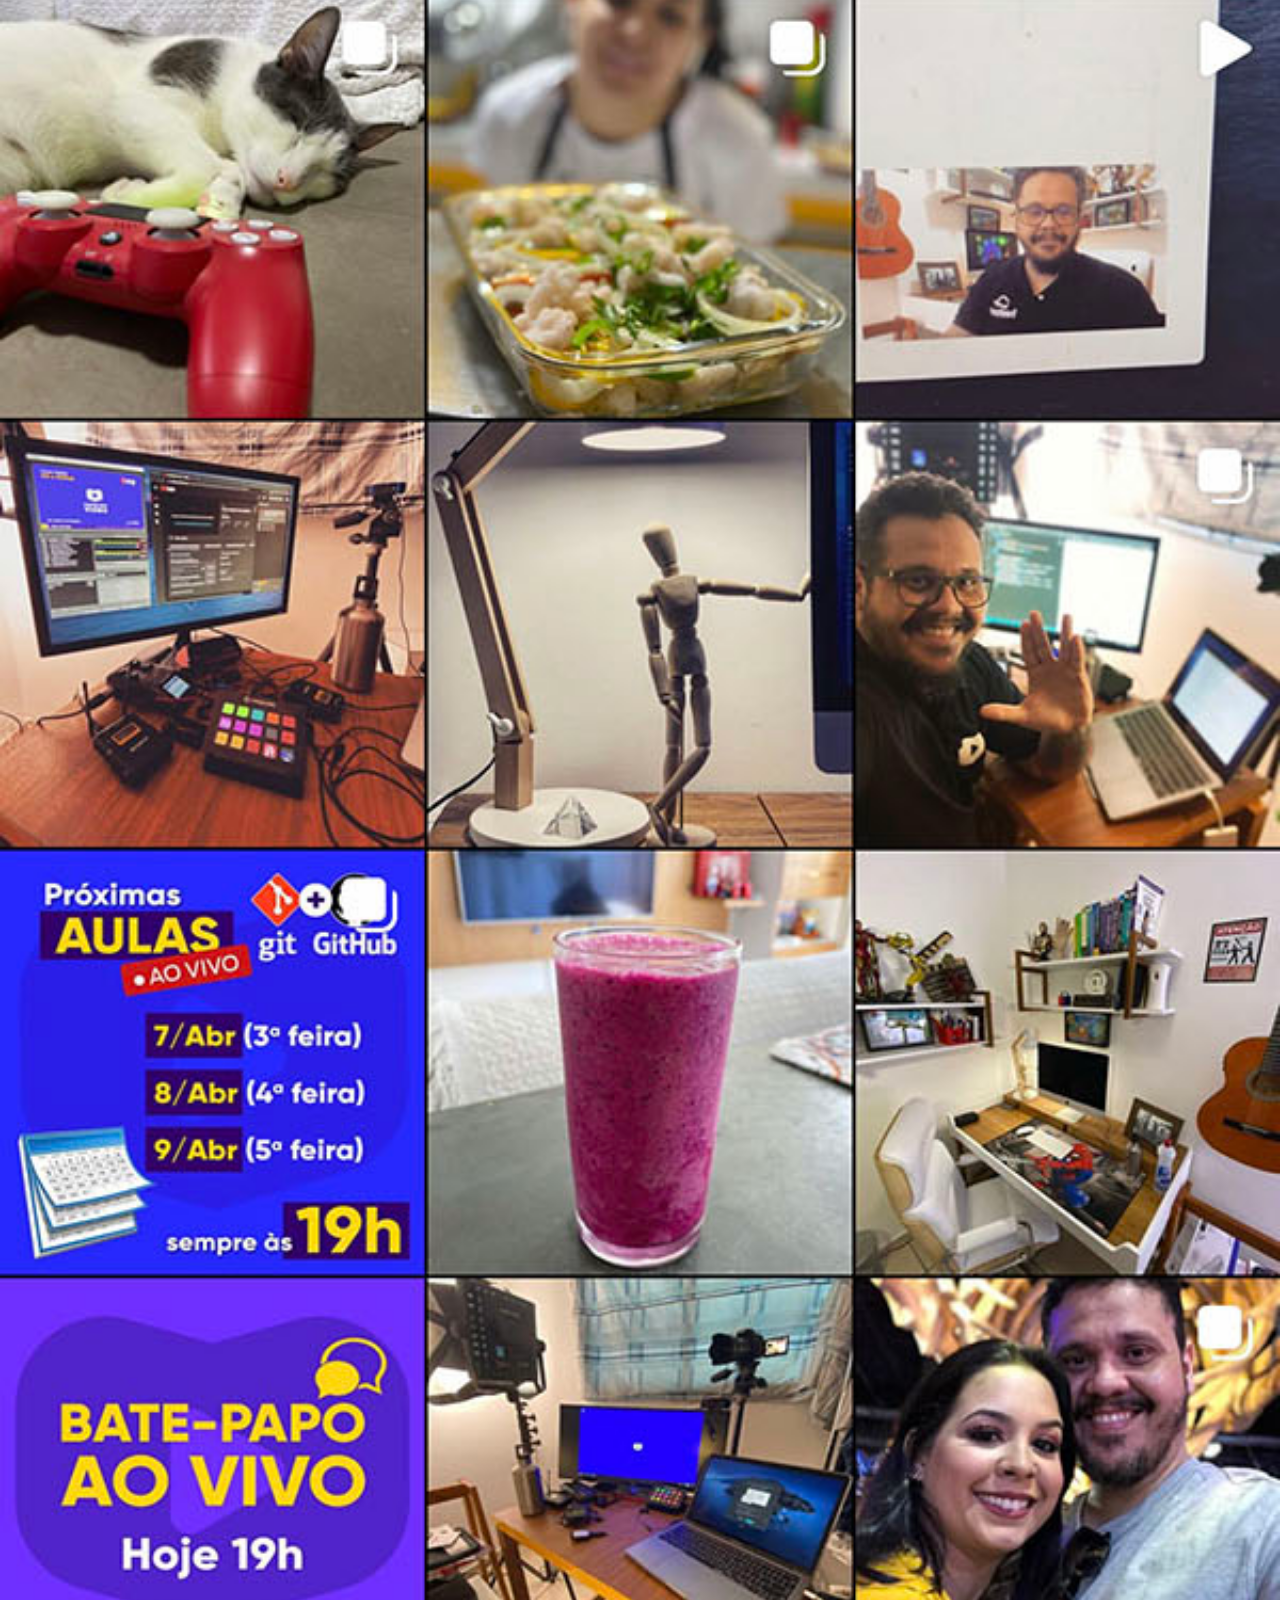
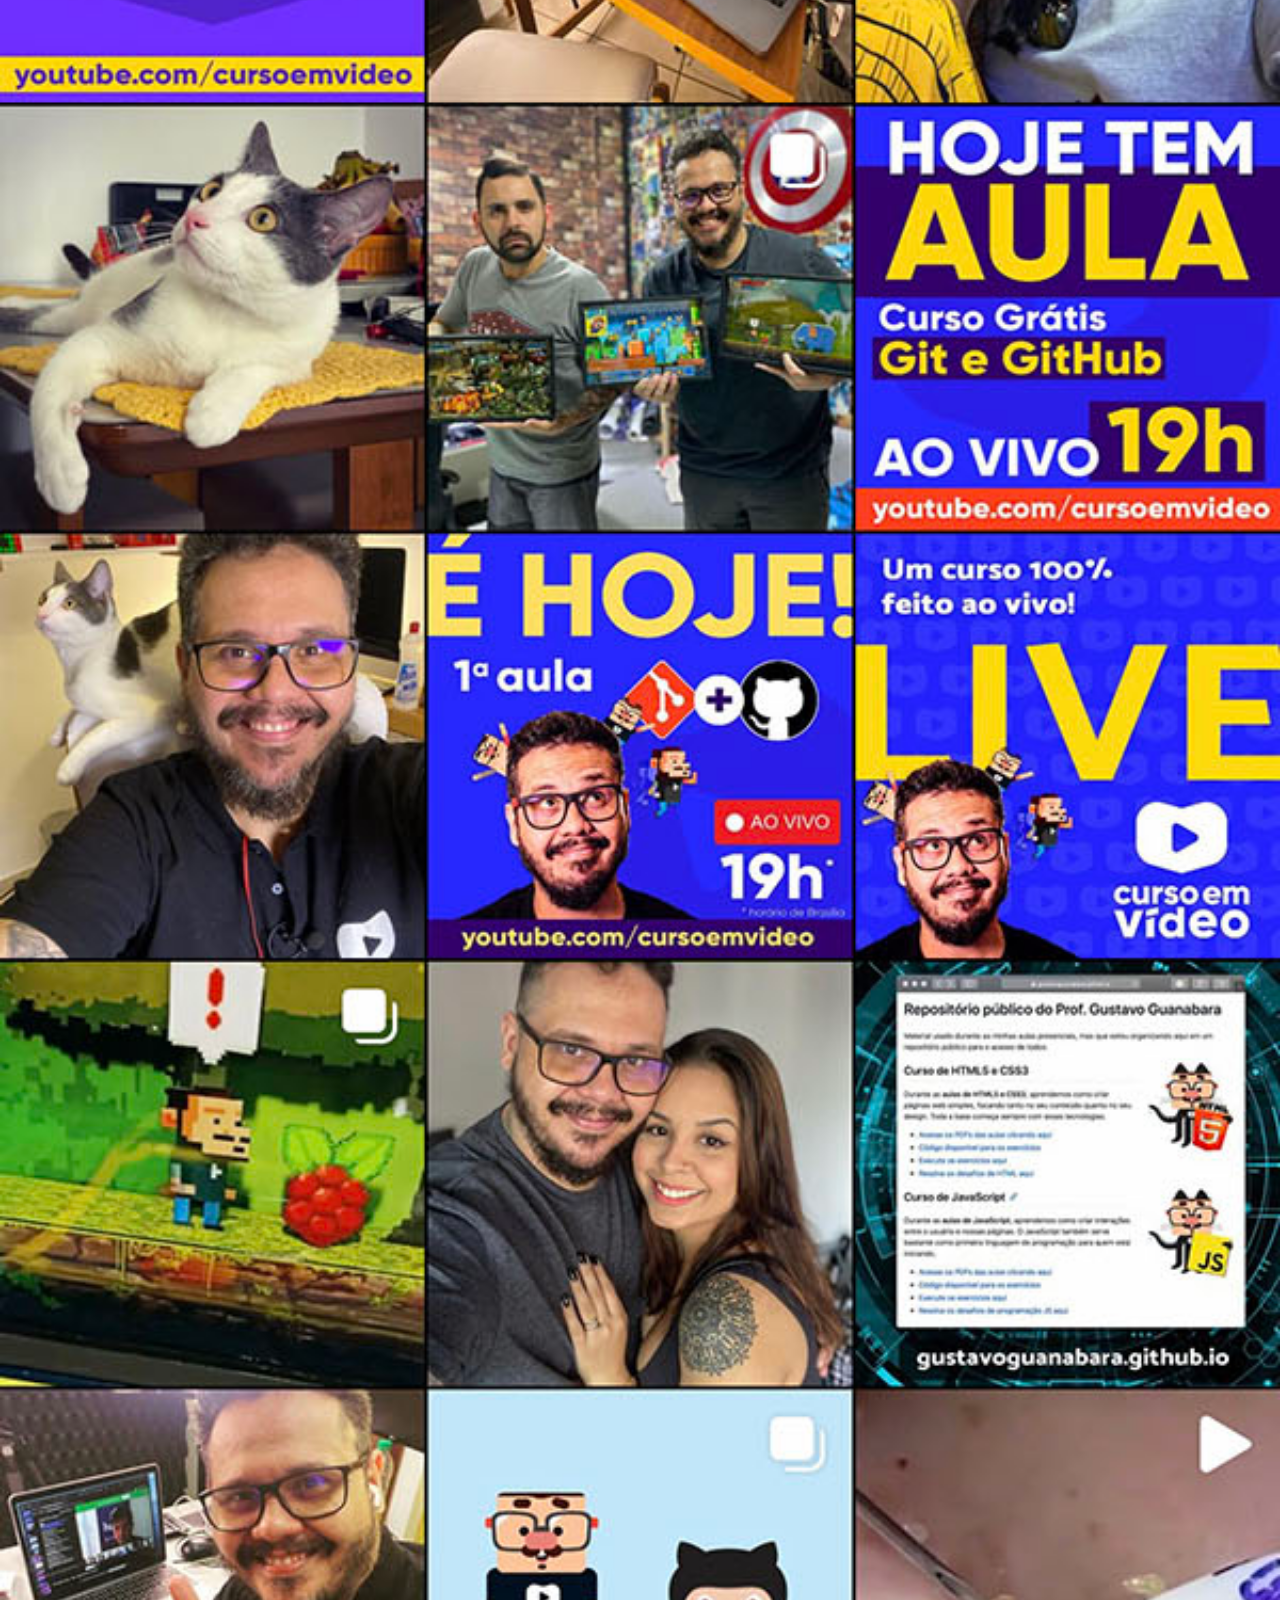
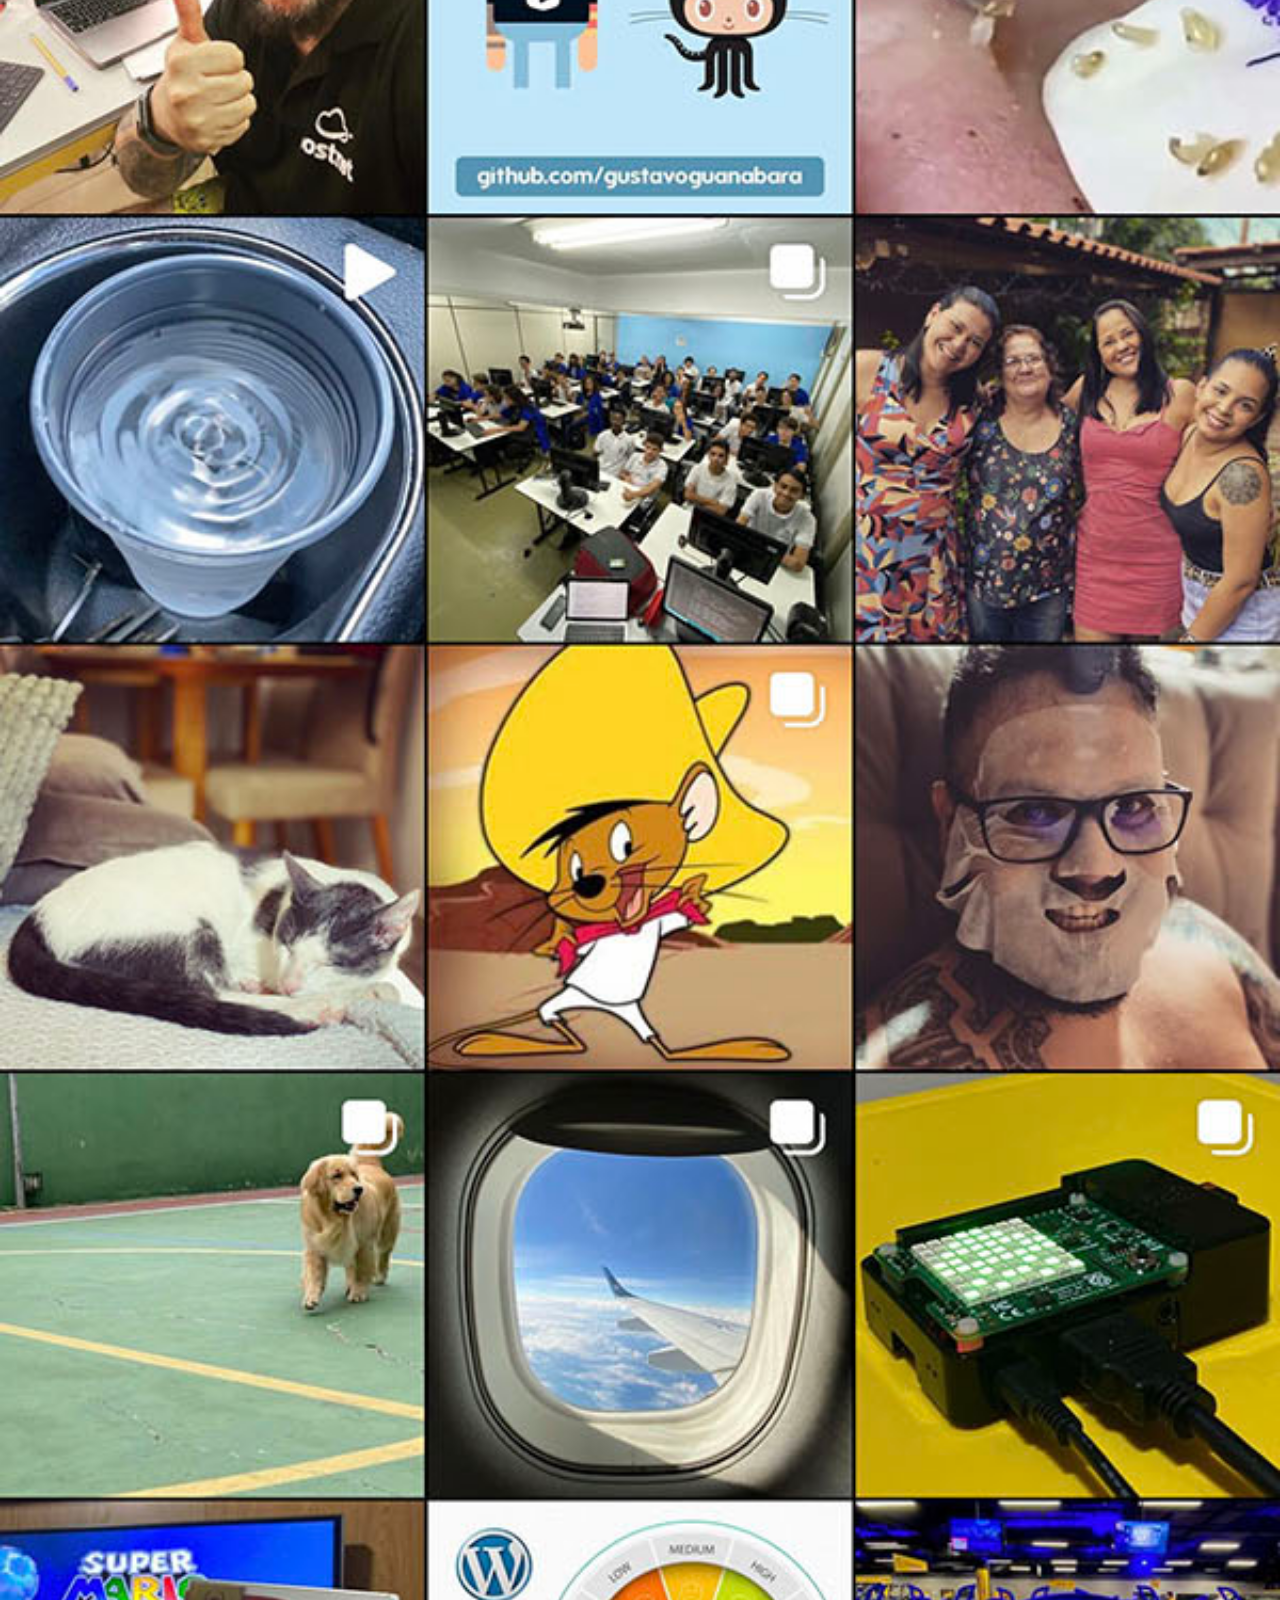
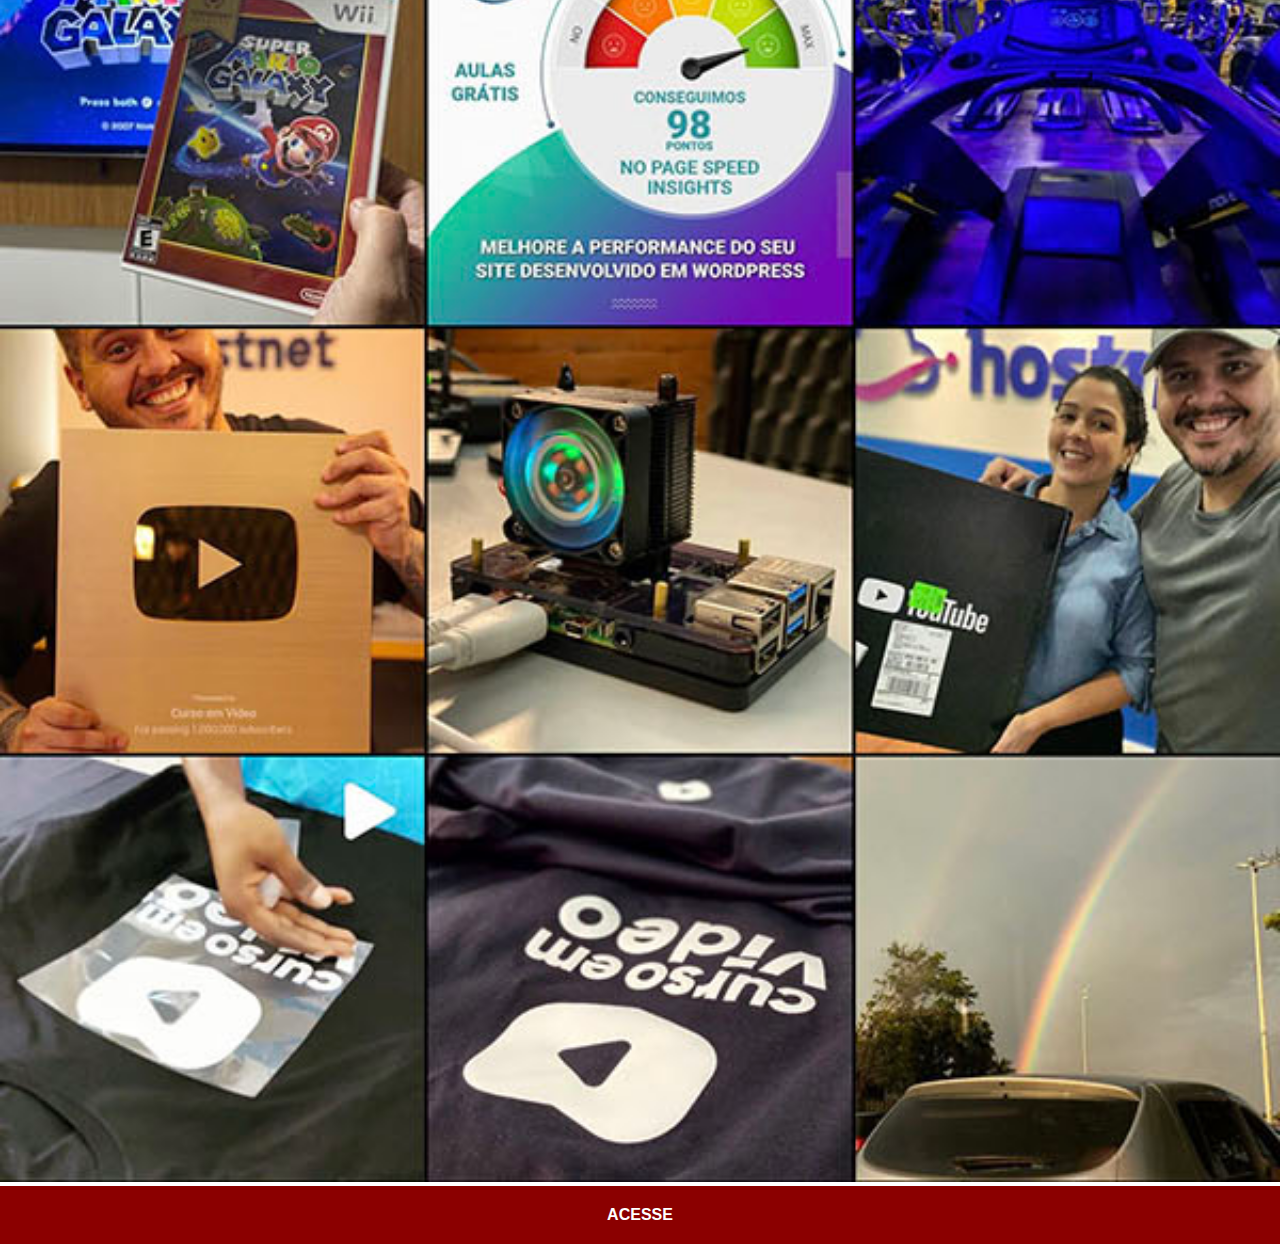
<file: instagram.html>
<!DOCTYPE html>
<html lang="pt-pt">
<head>
    <meta charset="UTF-8">
    <meta name="viewport" content="width=device-width, initial-scale=1.0">
    <title>Instagram</title>
    <link rel="stylesheet" href="estilos/redes.css">
</head>
<body>
    <img src="imagens/tela-instagram.jpg" alt="Instagram">
    <a href="https://www.instagram.com/cursoemvideo" target="_blank">ACESSE</a>
    
</body>
</html>
</file>
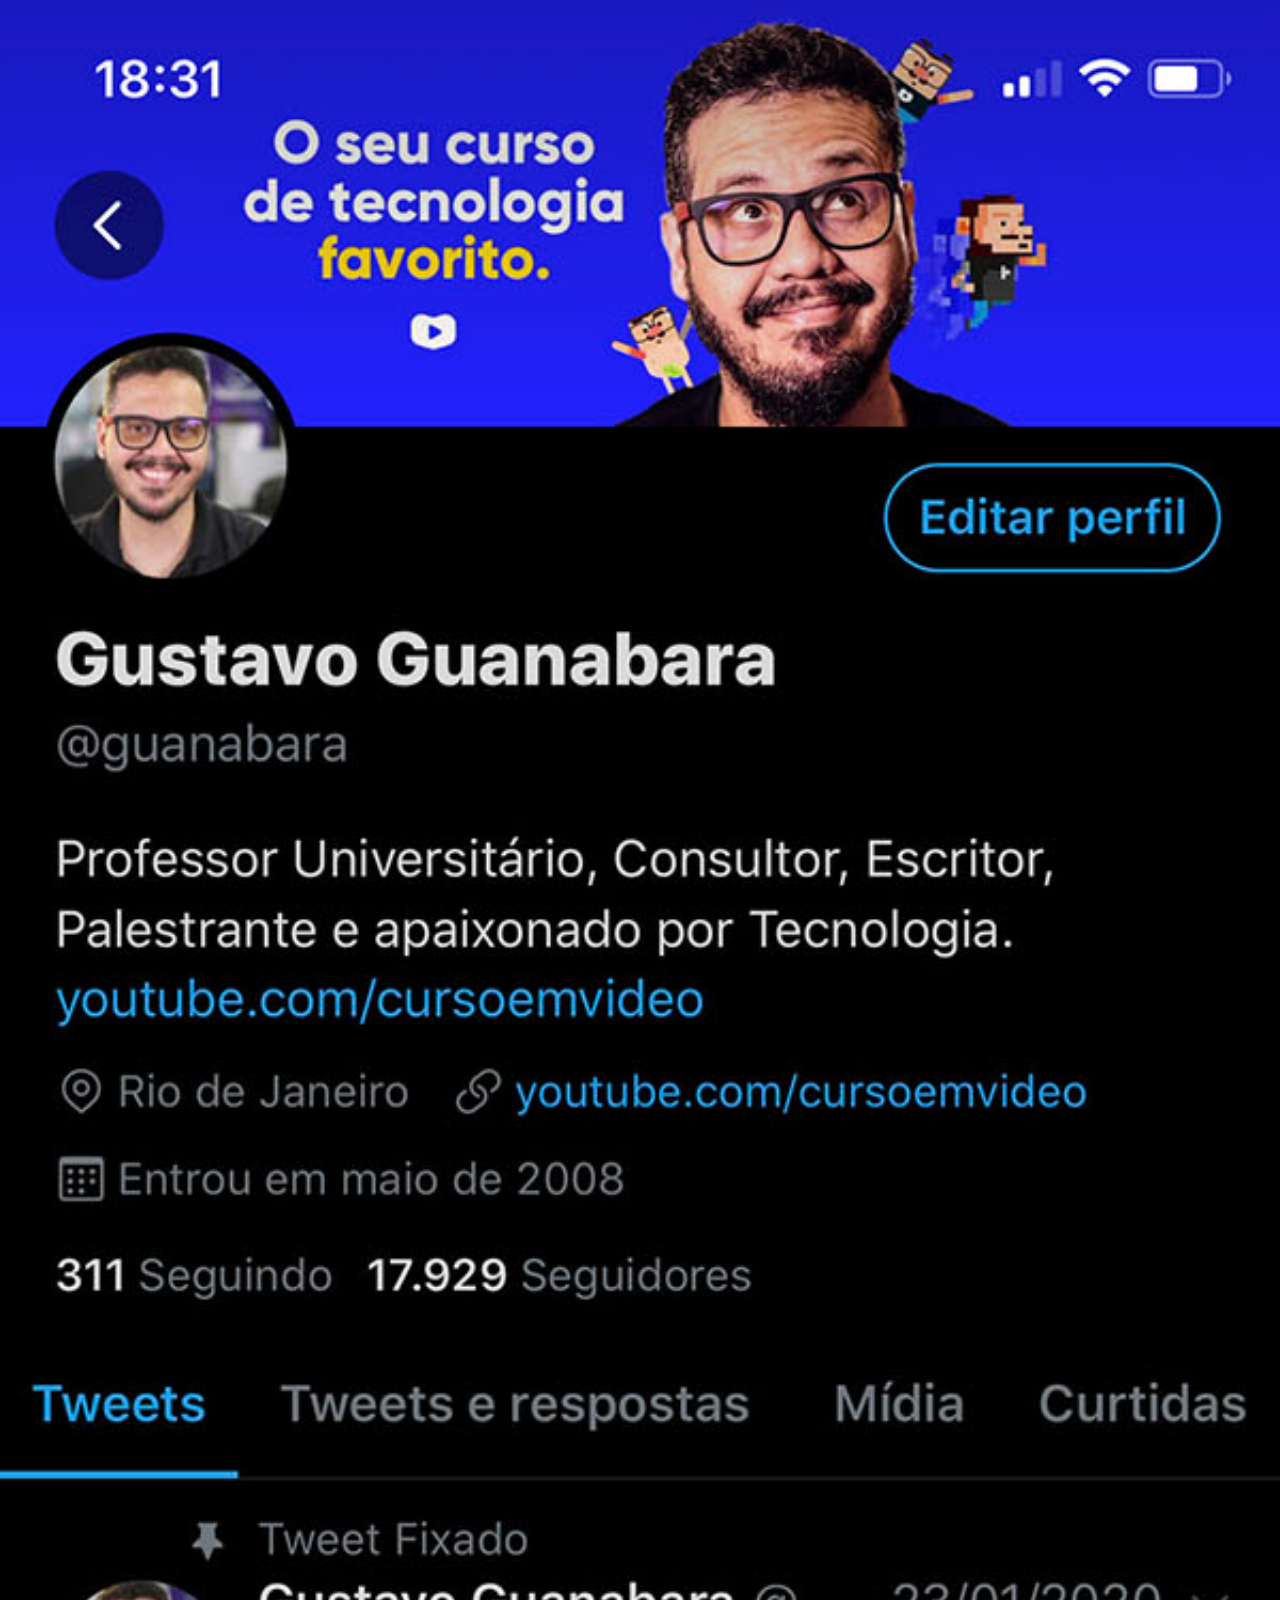
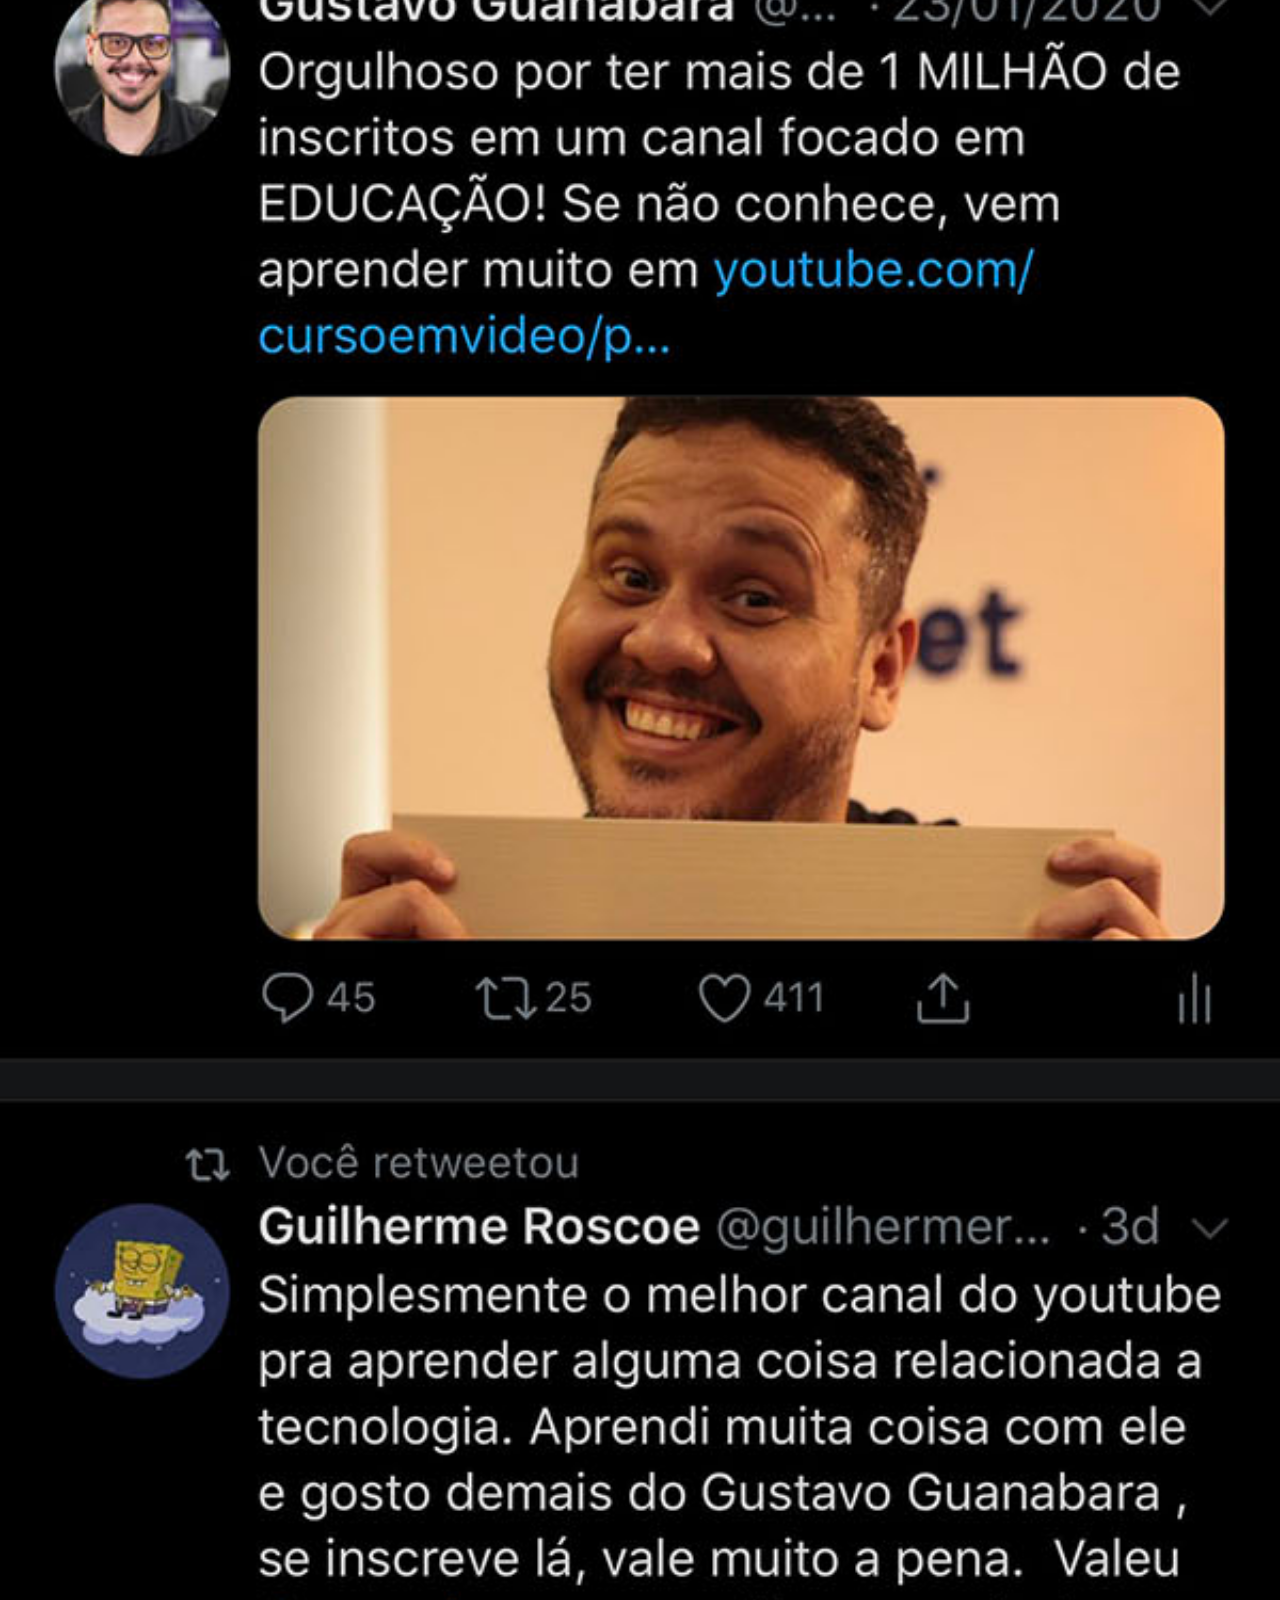
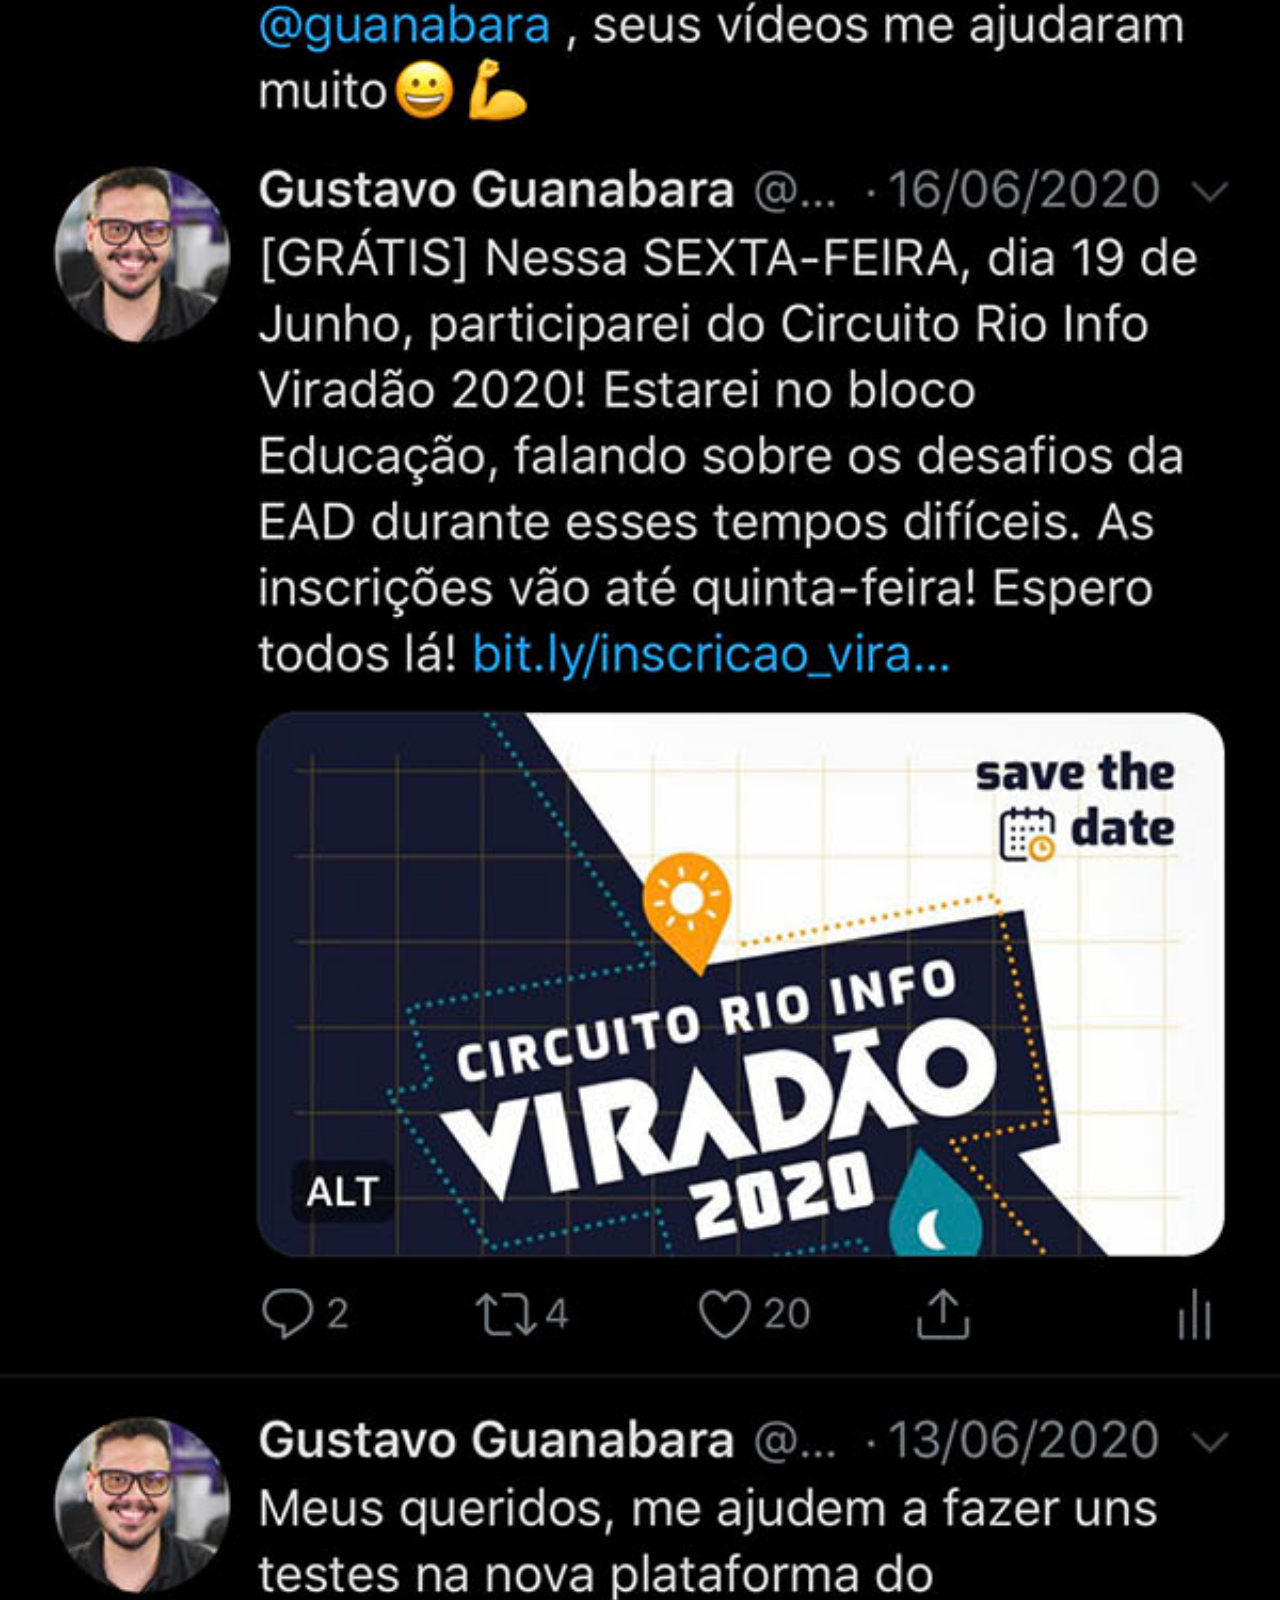
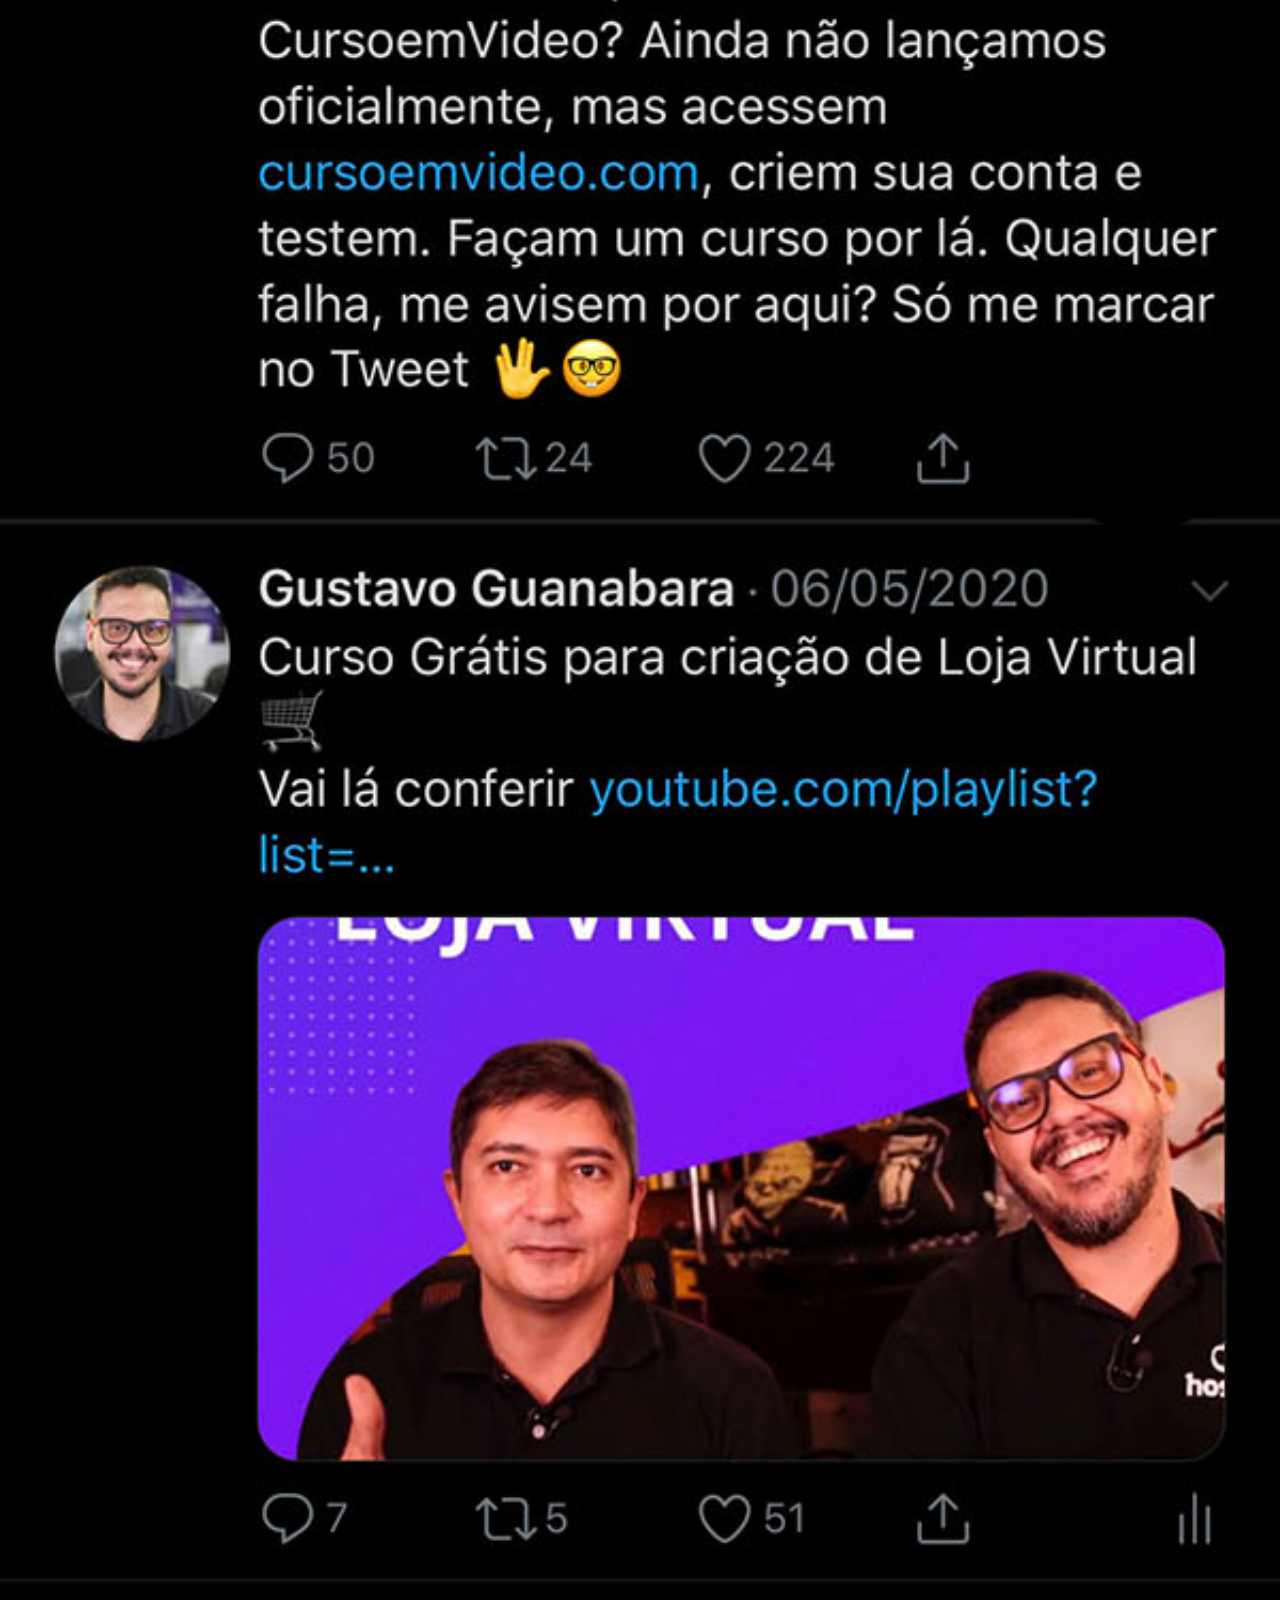
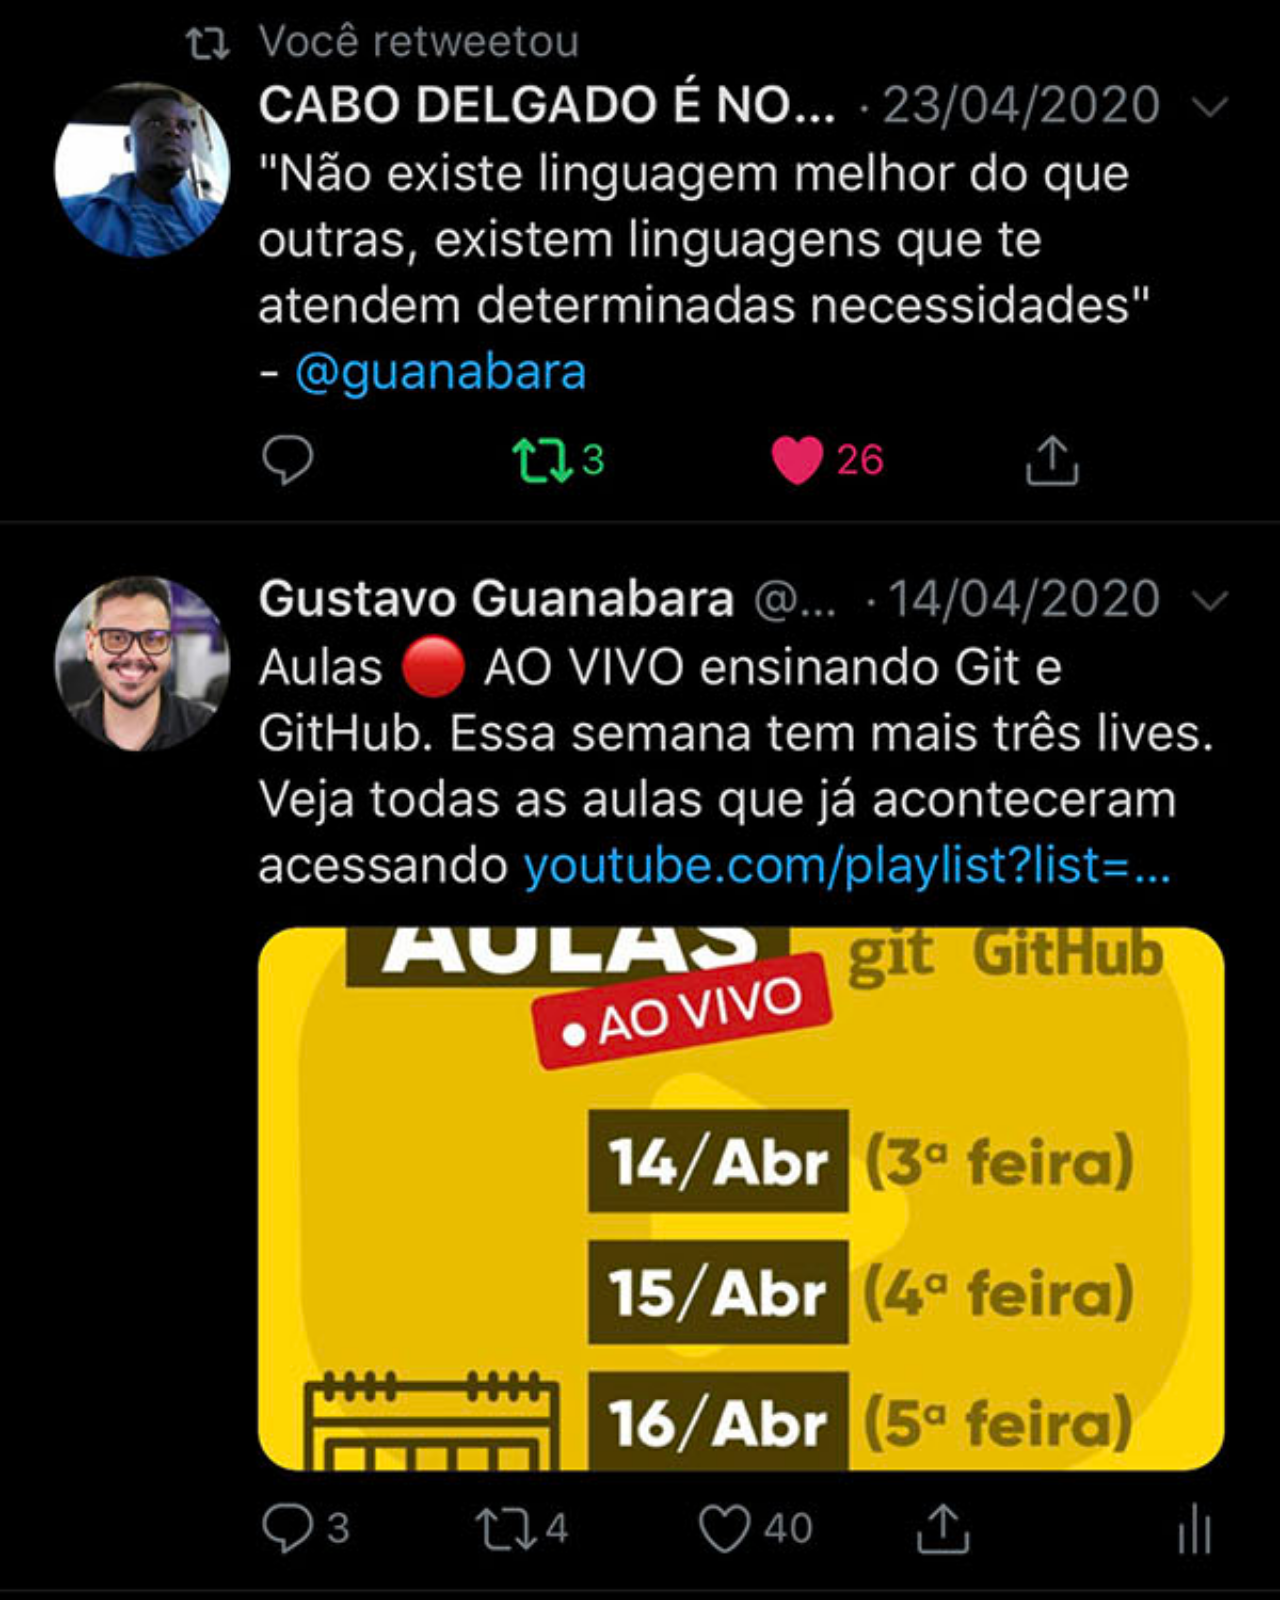
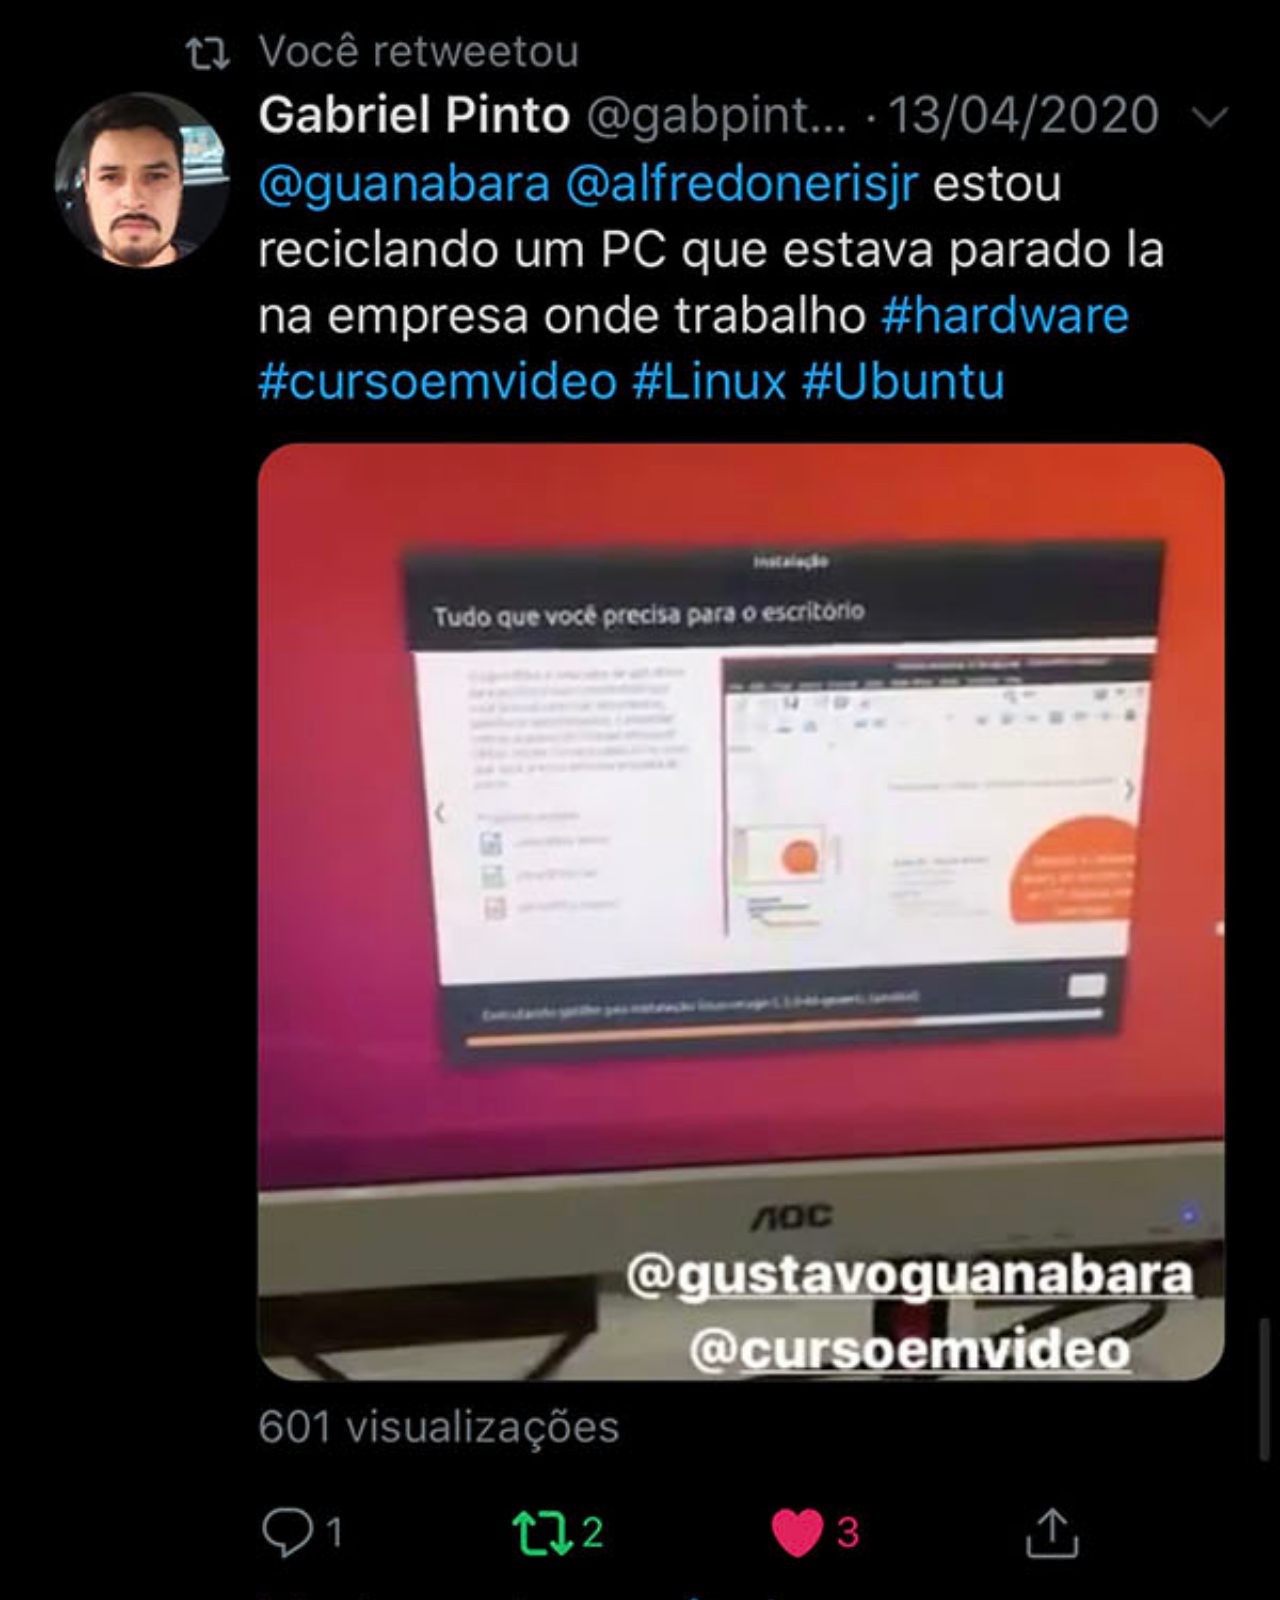
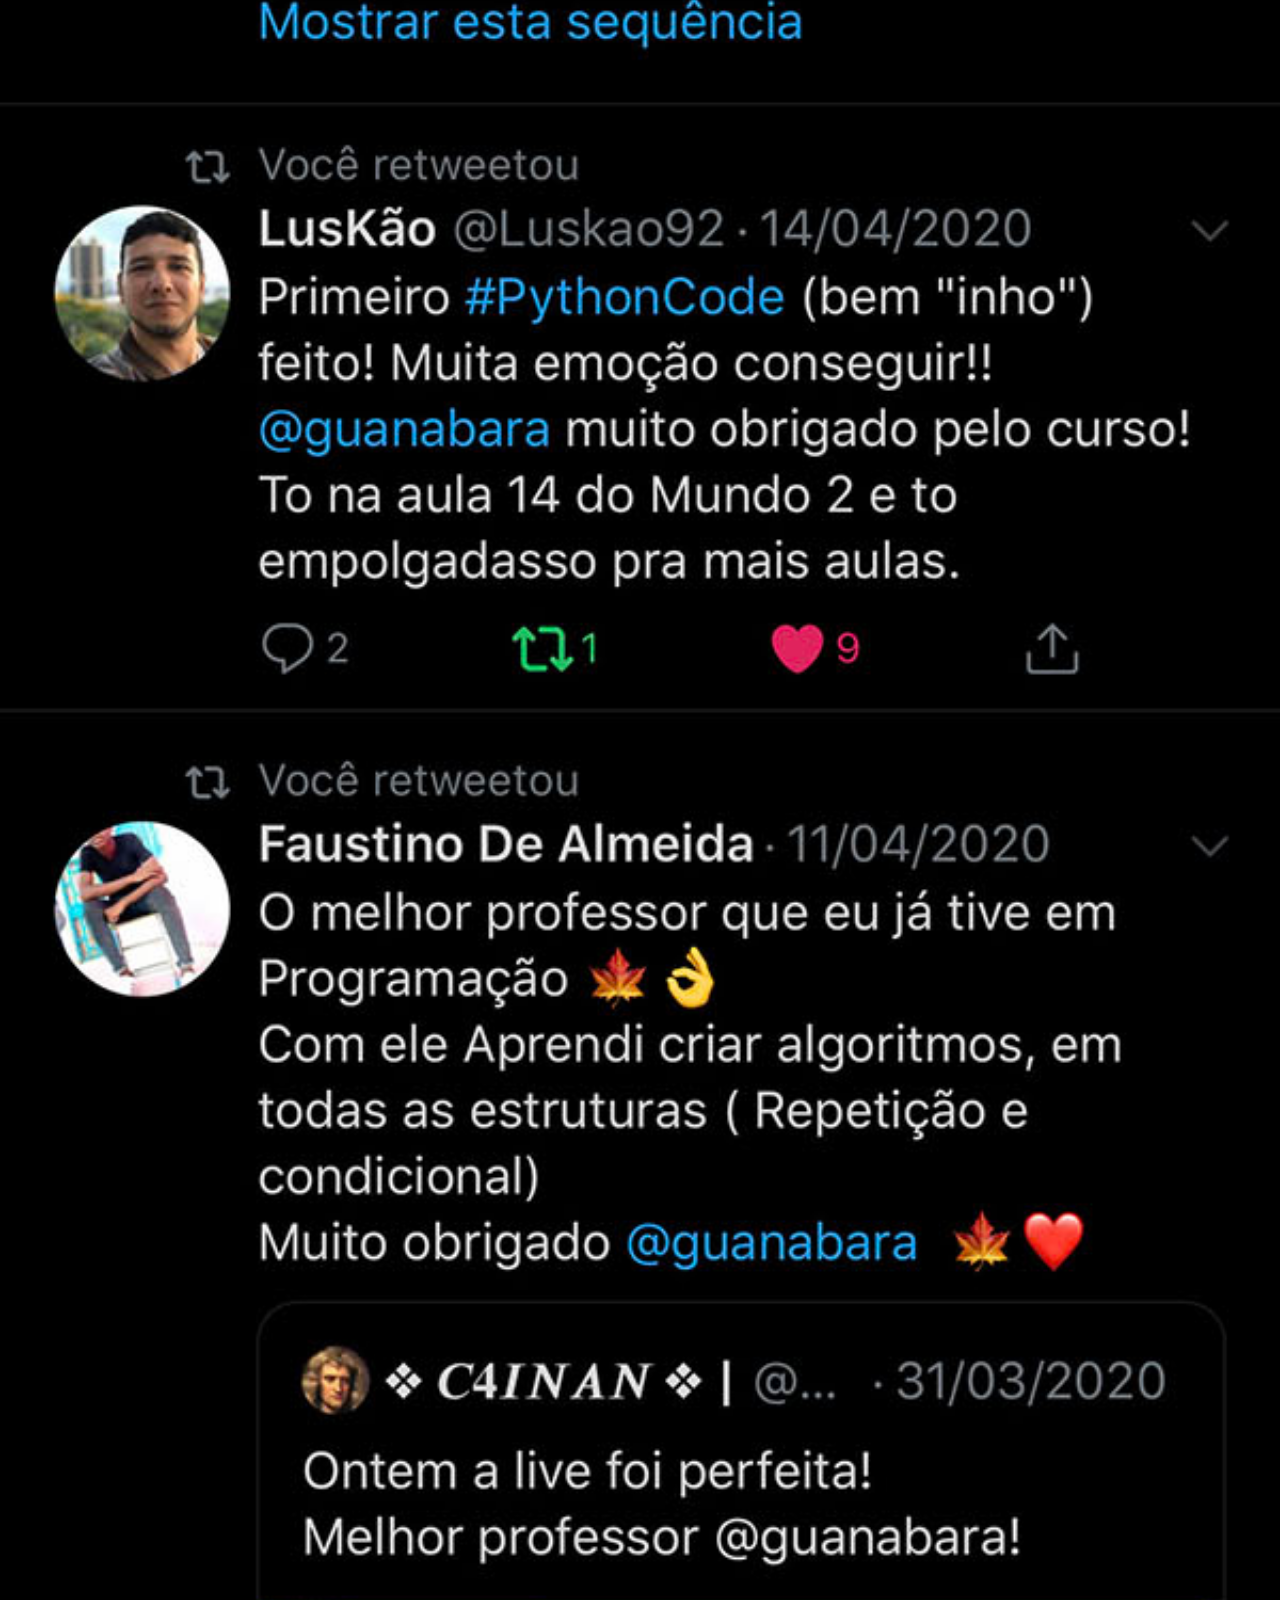
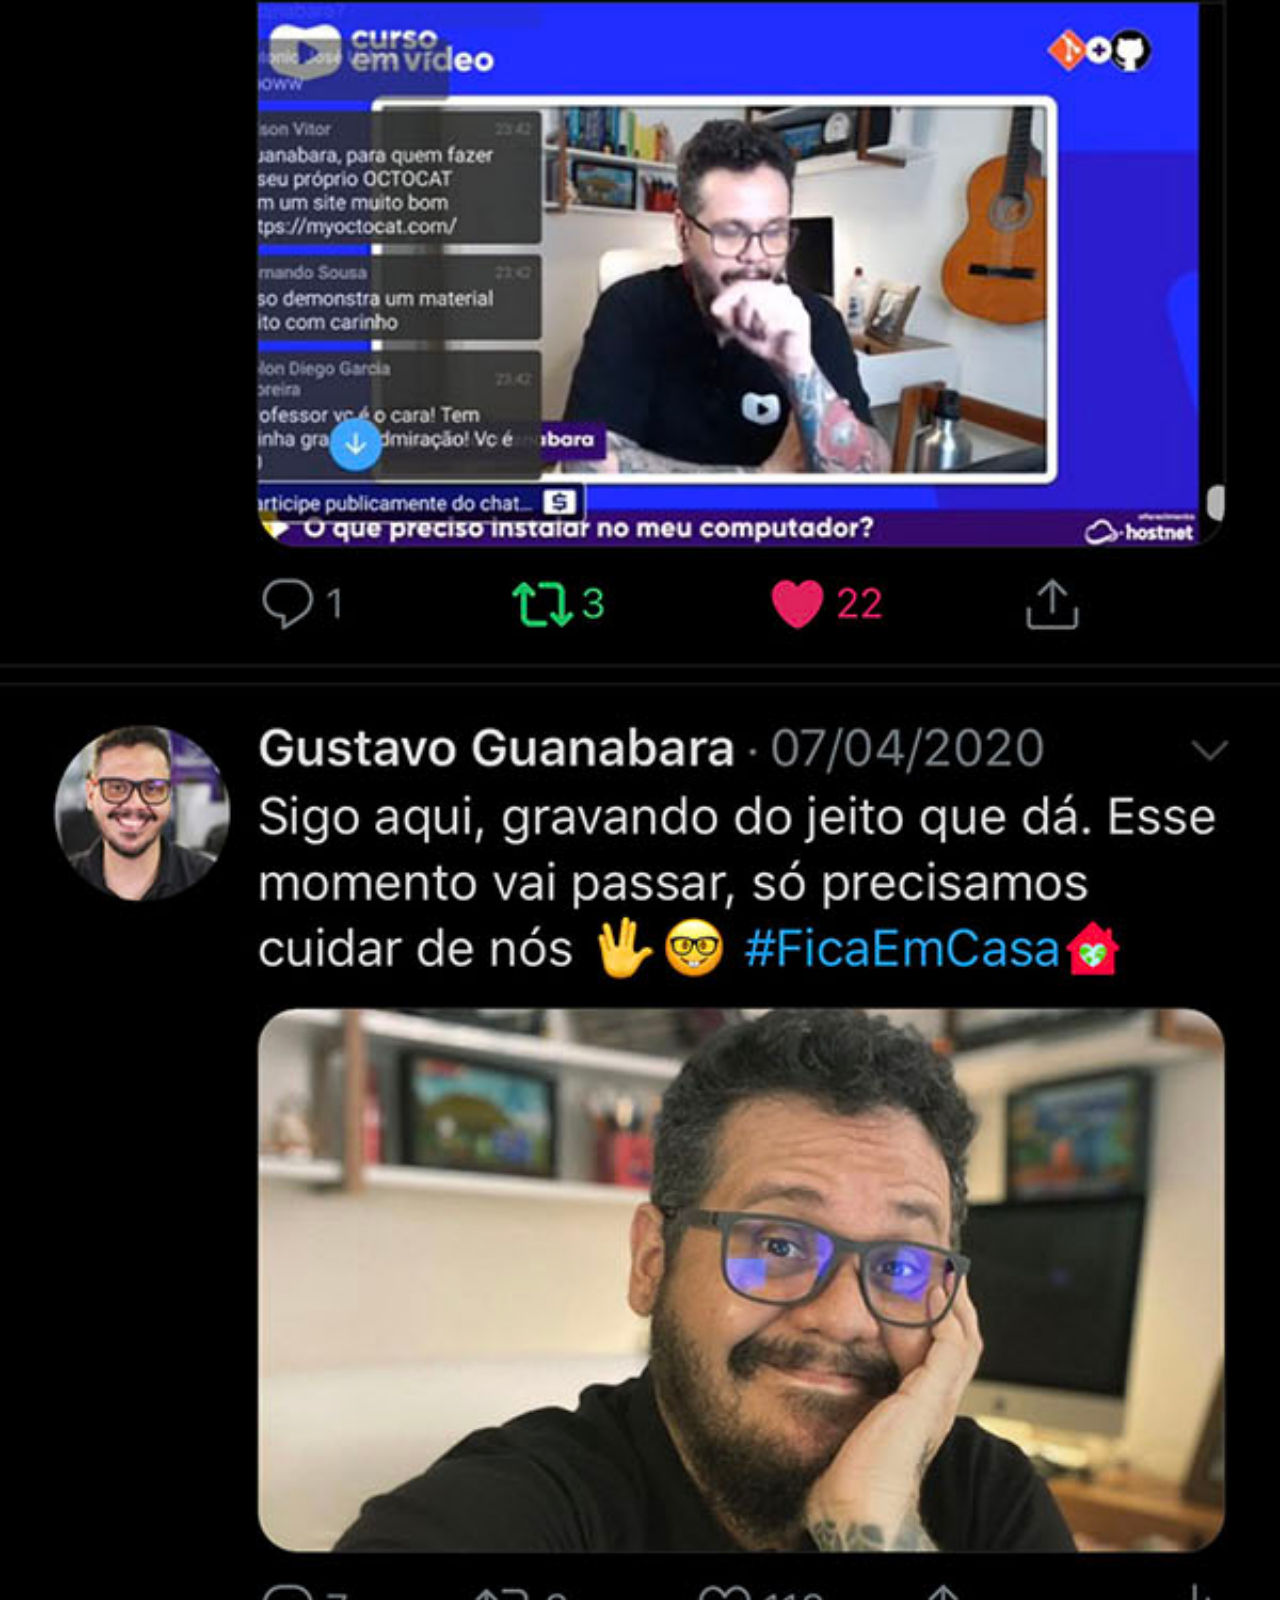
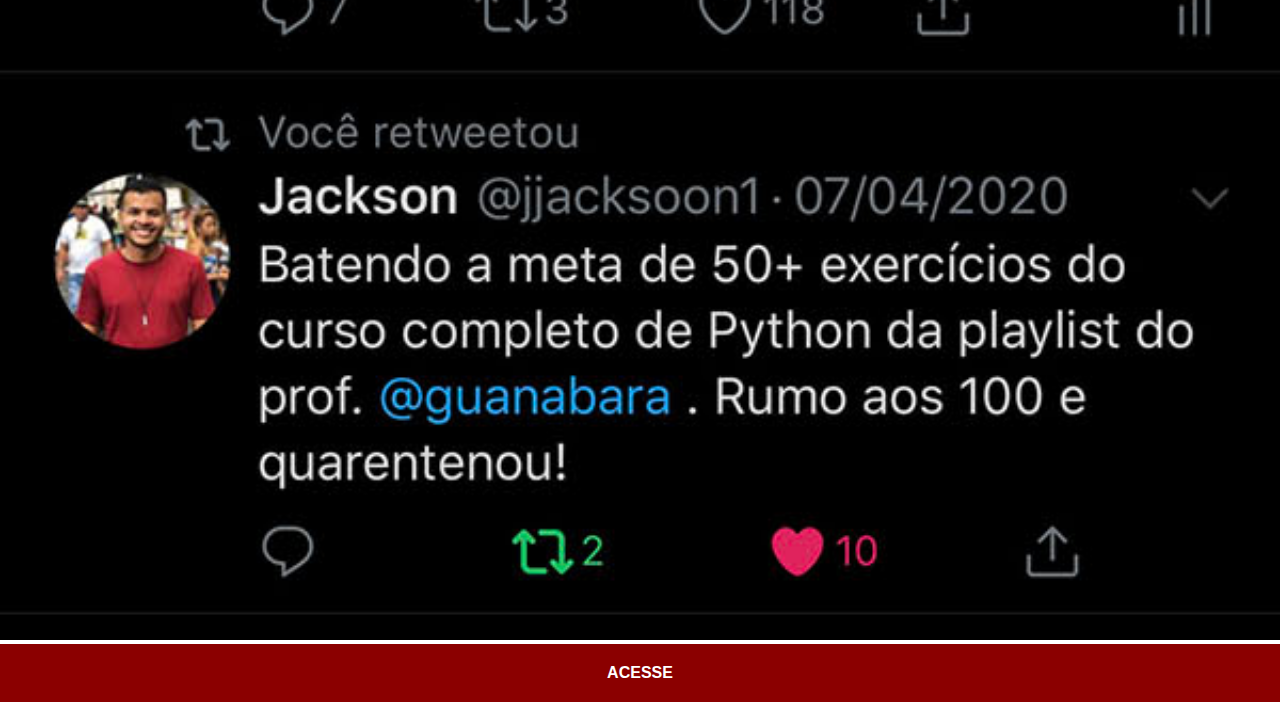
<file: x.html>
<!DOCTYPE html>
<html lang="pt-pt">
<head>
    <meta charset="UTF-8">
    <meta name="viewport" content="width=device-width, initial-scale=1.0">
    <title>X</title>
    <link rel="stylesheet" href="estilos/redes.css">
</head>
<body>
    <img src="imagens/tela-twitter.jpg" alt="x-icon">
    <a href="https://www.x.com/cursoemvideo" target="_blank">ACESSE</a>
    
</body>
</html>
</file>
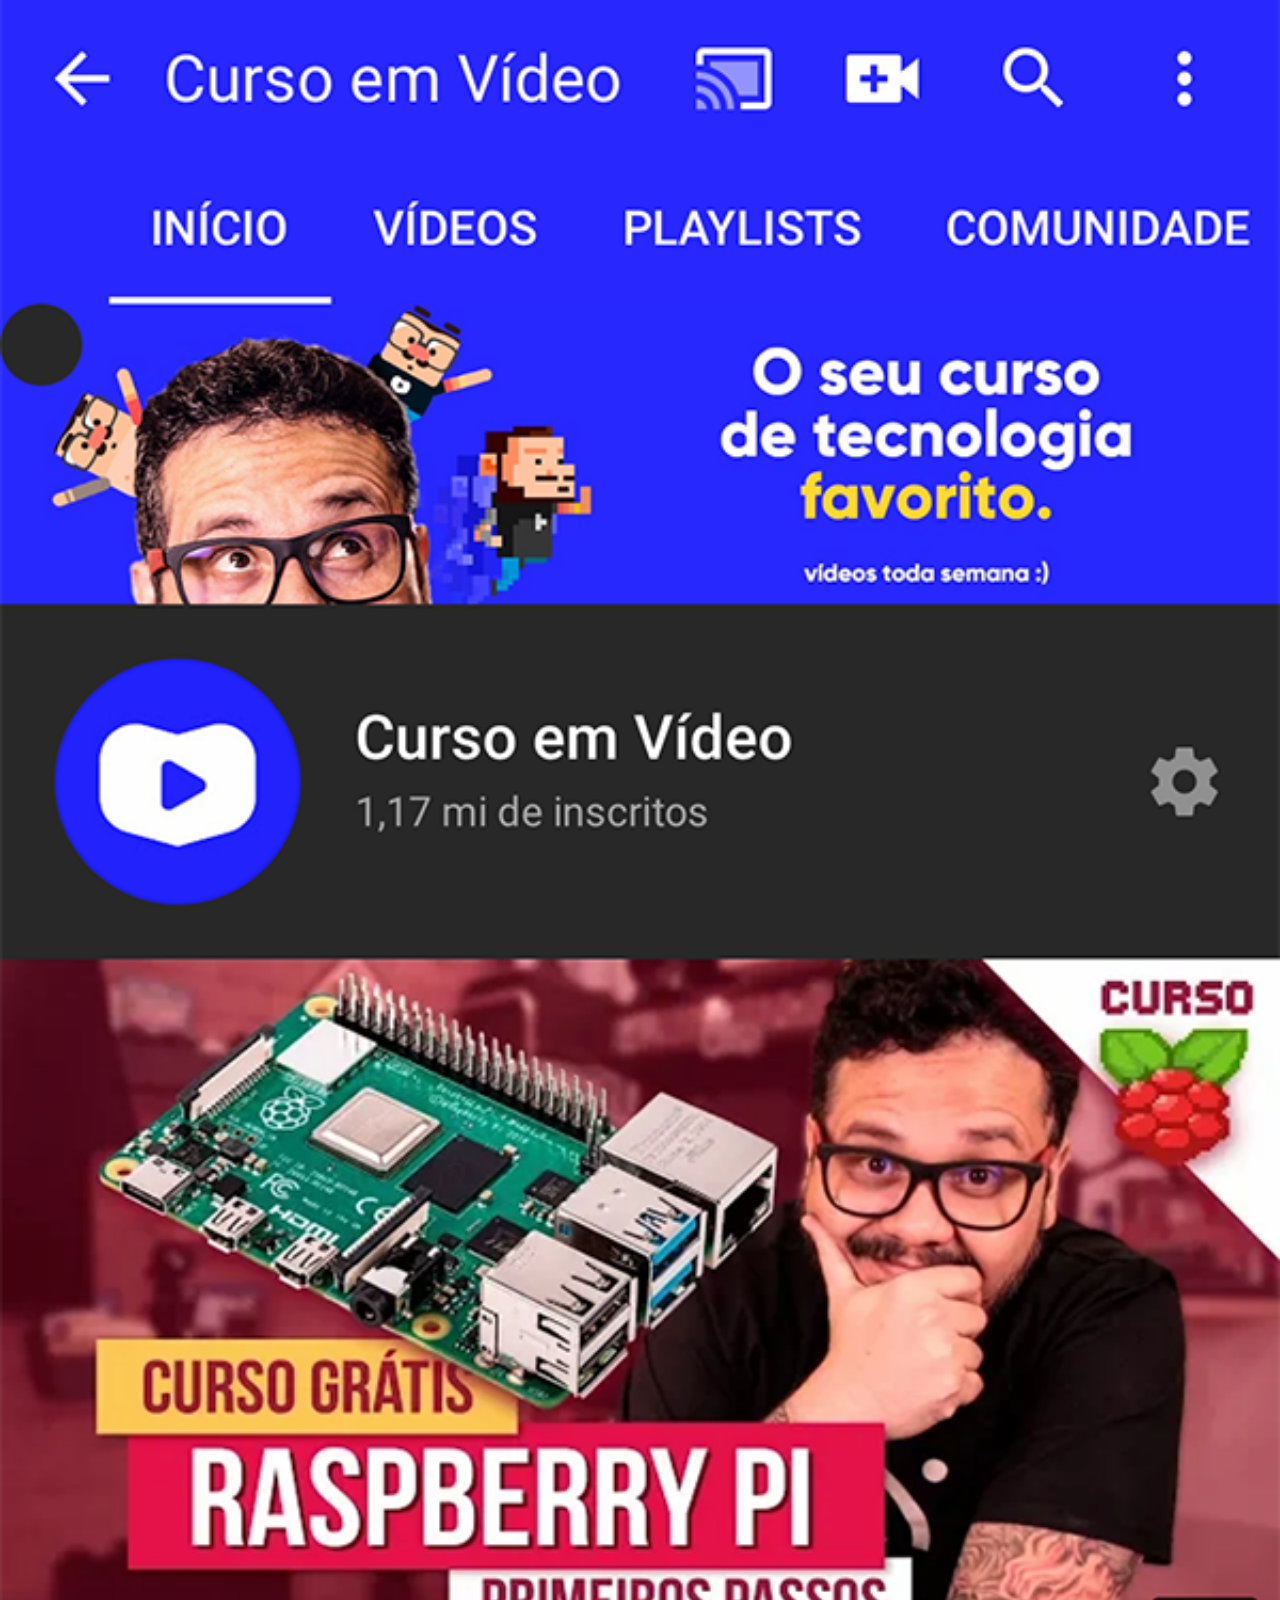
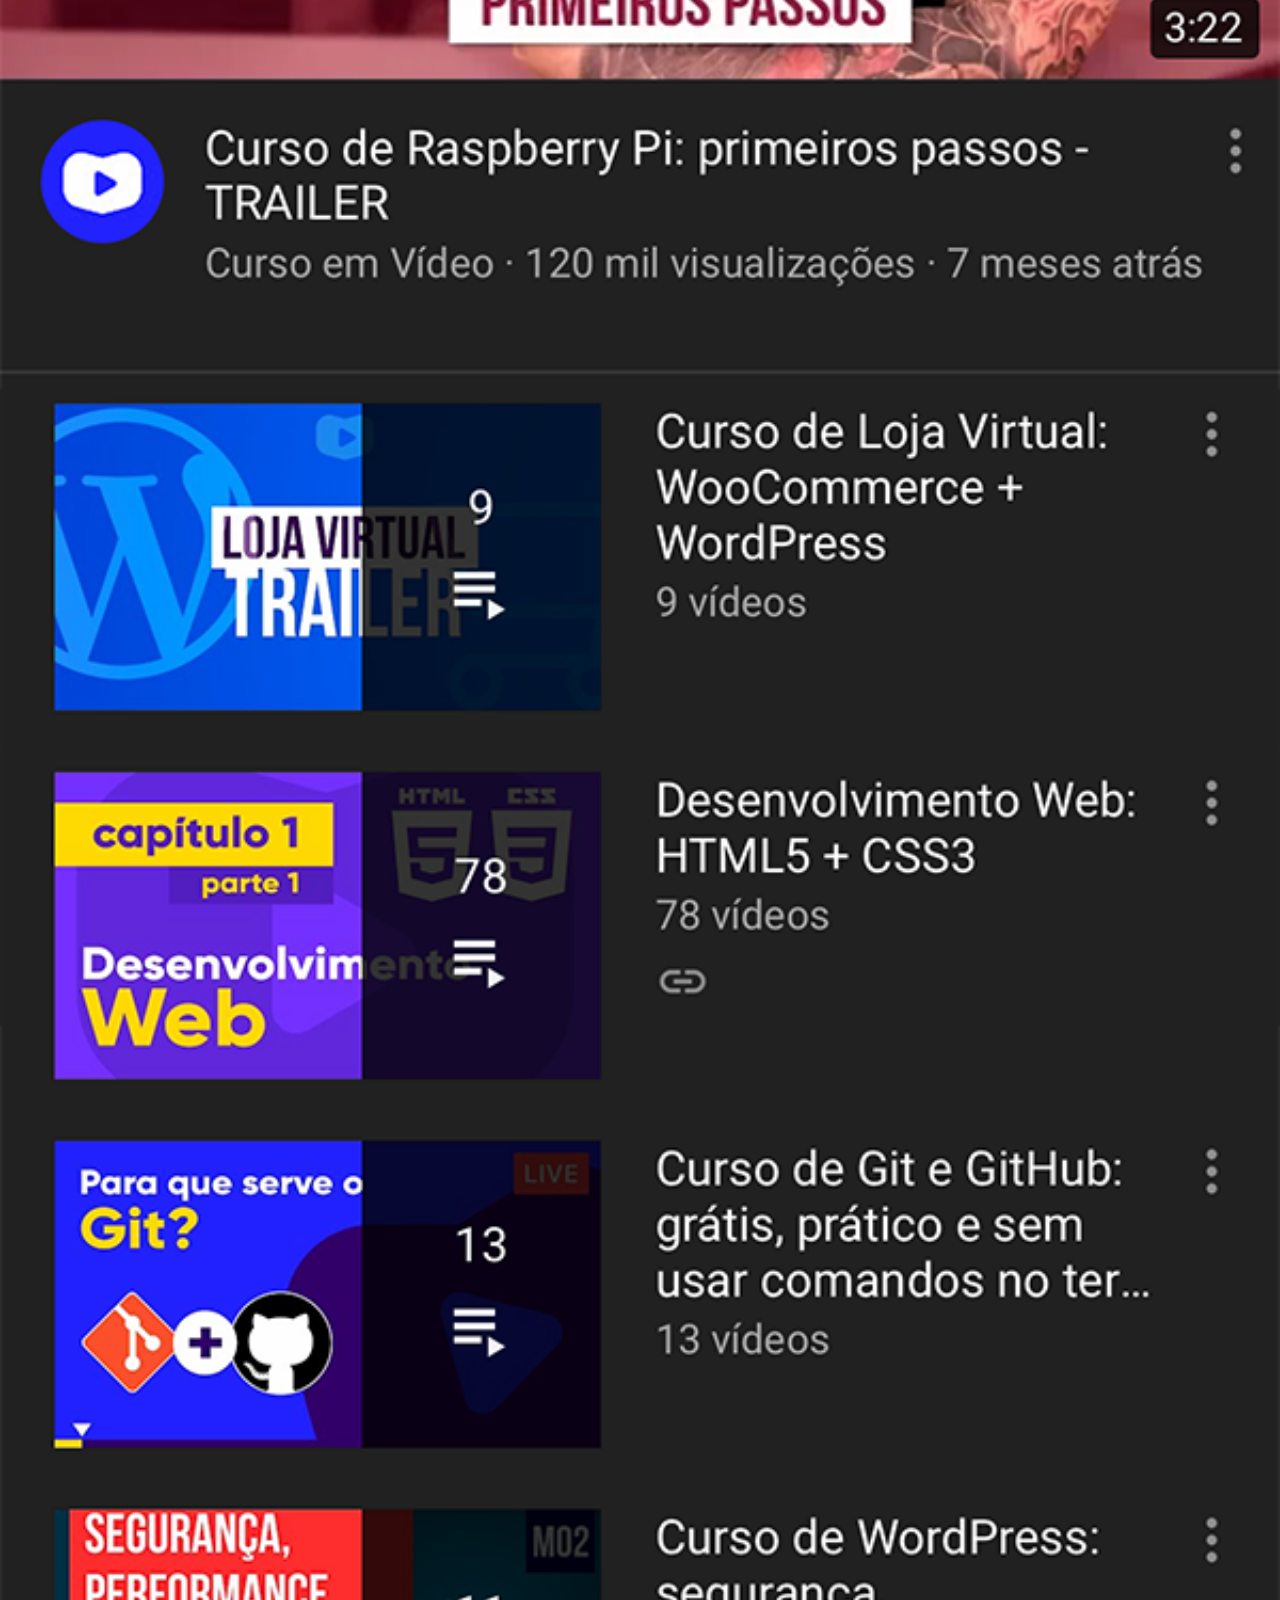
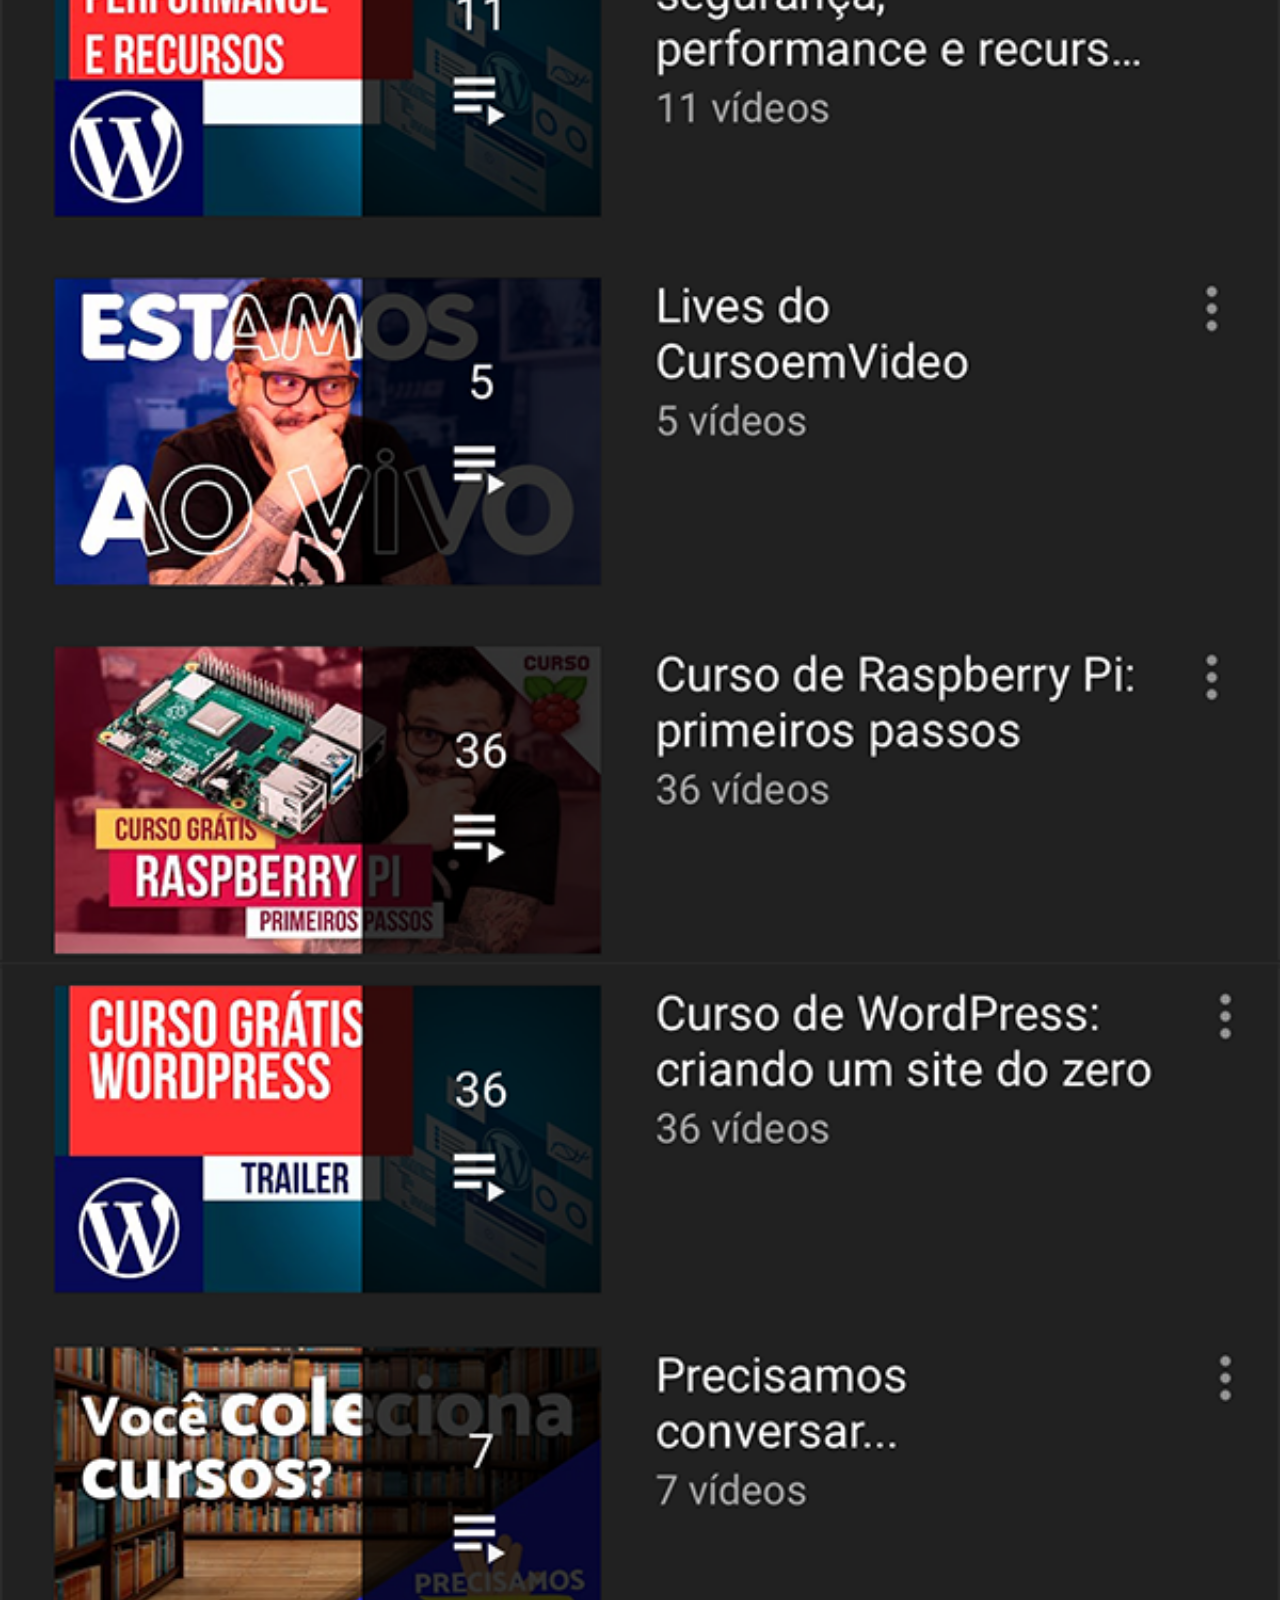
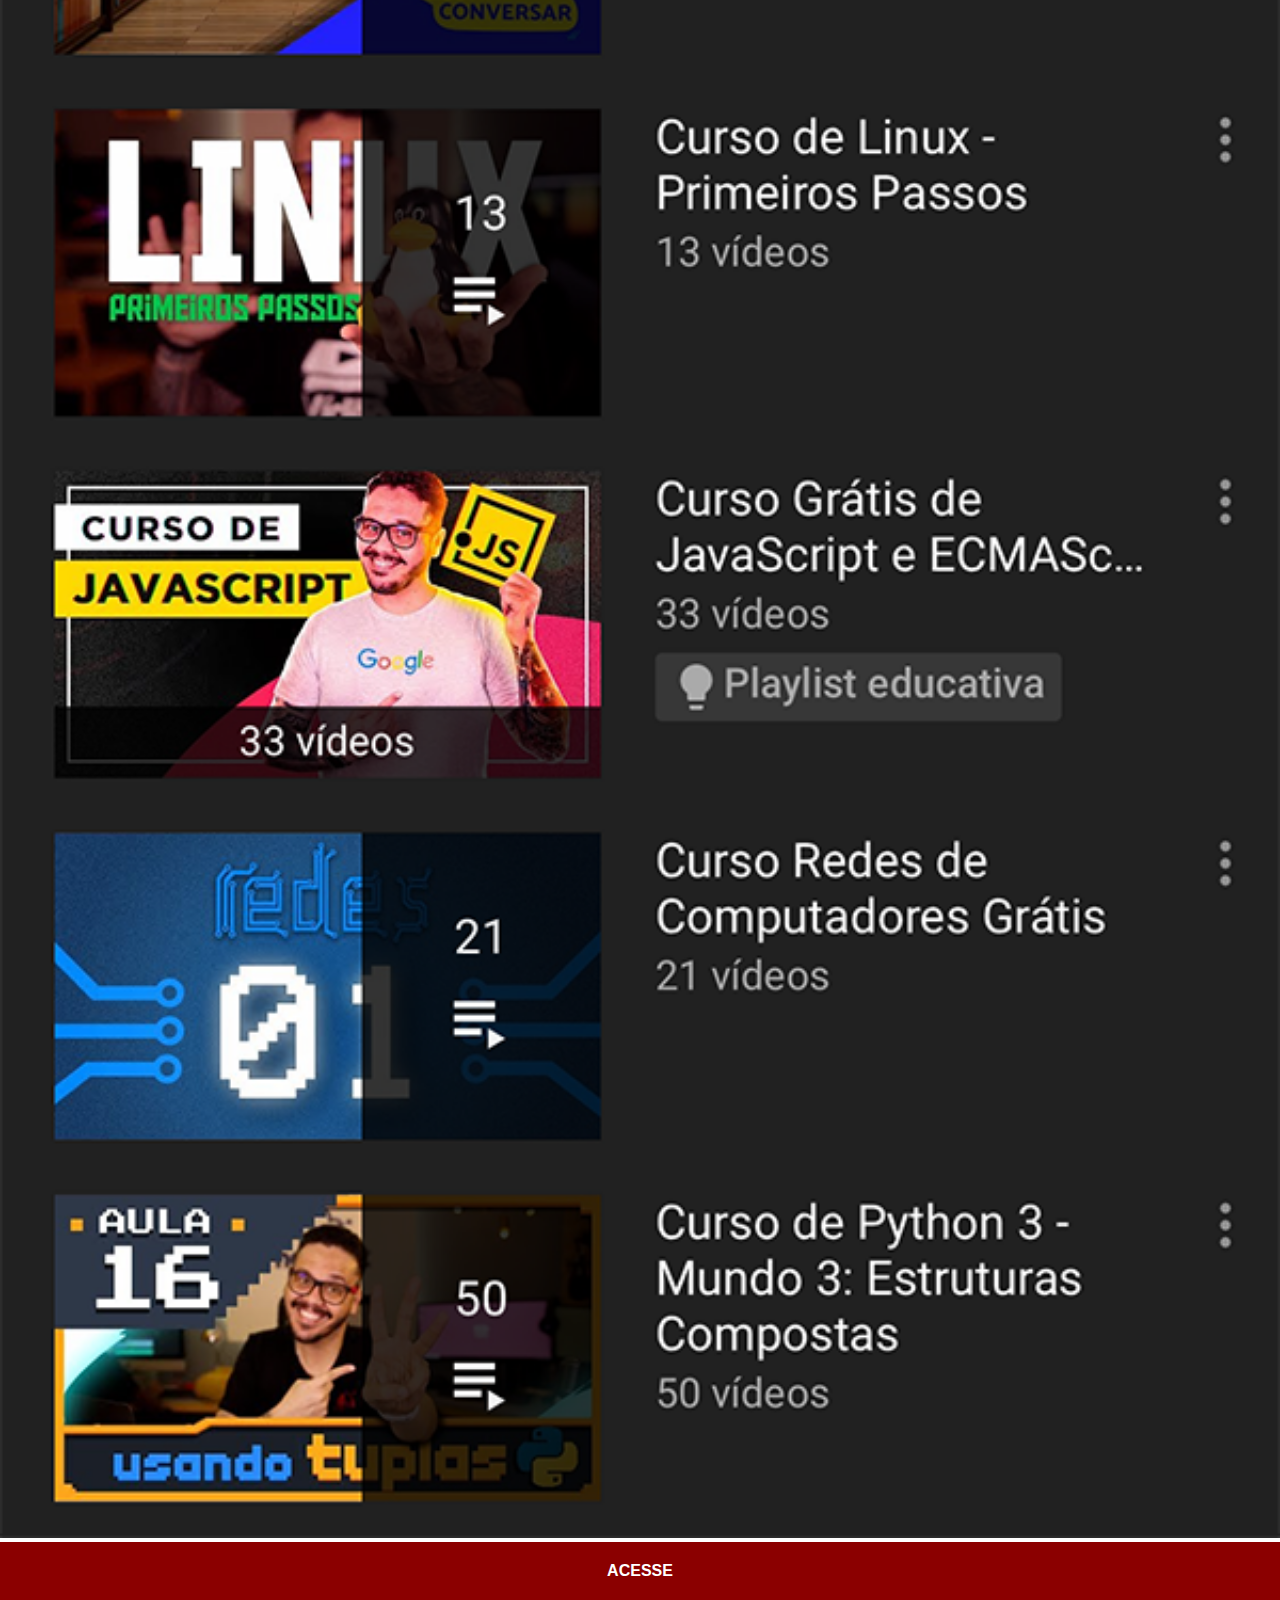
<file: youtube.html>
<!DOCTYPE html>
<html lang="pt-pt">
<head>
    <meta charset="UTF-8">
    <meta name="viewport" content="width=device-width, initial-scale=1.0">
    <title>YouTube</title>
    <link rel="stylesheet" href="estilos/redes.css">
</head>
<body>
    <img src="imagens/tela-youtube.png" alt="YouTube">
    <a href="https://www.youtube.com/cursoemvideo" target="_blank">ACESSE</a>
    
</body>
</html>
</file>
<file: estilos/style.css>
@charset "UTF-8";

* {
    margin: 0px;
    padding: 0px;
    font-family: Arial, Helvetica, sans-serif;
}

html, body {
    height: 100vh; /* Largura total do browser */
    width: 100vw; /* Altura total do browser */
    background-color: beige;

}

main {
    height: 100vh;
    position: relative;
    background-color: lightgreen;
    background: url('../imagens/fundo-madeira.jpg') no-repeat top center;
    background-size: cover;
    background-attachment: fixed;
}

#phone {
    position: absolute;
    top: 50%;
    left: 50%;
    transform: translate(-50%, -50%);


    height: 627px;
    width: 311px;
    background: url('../imagens/frame-iphone.png') no-repeat;
}

iframe#tela {
    position: relative;
    top: 80px;
    left: 22px;
    width: 267px;
    height: 471px;
}

#redes {
    text-align: right;
}

#redes img {
    width: 50px;
    margin: 10px;
    border-radius: 50%;
    box-shadow: 2px 2px 5px #00000066;
    box-sizing: border-box;
}

#redes img:hover {
    border: 2px solid beige;
    transform: translate(-3px, -3px);
    box-shadow: 5px 5px 10px #0000009f;
    transition: transform .2s, border .2 s;
}
</file>
<file: estilos/redes.css>
@charset "UTF-8";


* {
    margin: 0px;
    padding: 0px;
    font-family: Arial, Helvetica, sans-serif;
}

img {
    width: 100vw;
}

::-webkit-scrollbar {
    width: 0px;
    height: 0px;
}

a {
    display: block;
    background-color: darkred;
    color: white;
    padding: 20px;
    text-align: center;
    font-weight: bolder;
    text-decoration: none;
}

a:hover {
    background-color: red;
}
</file>
